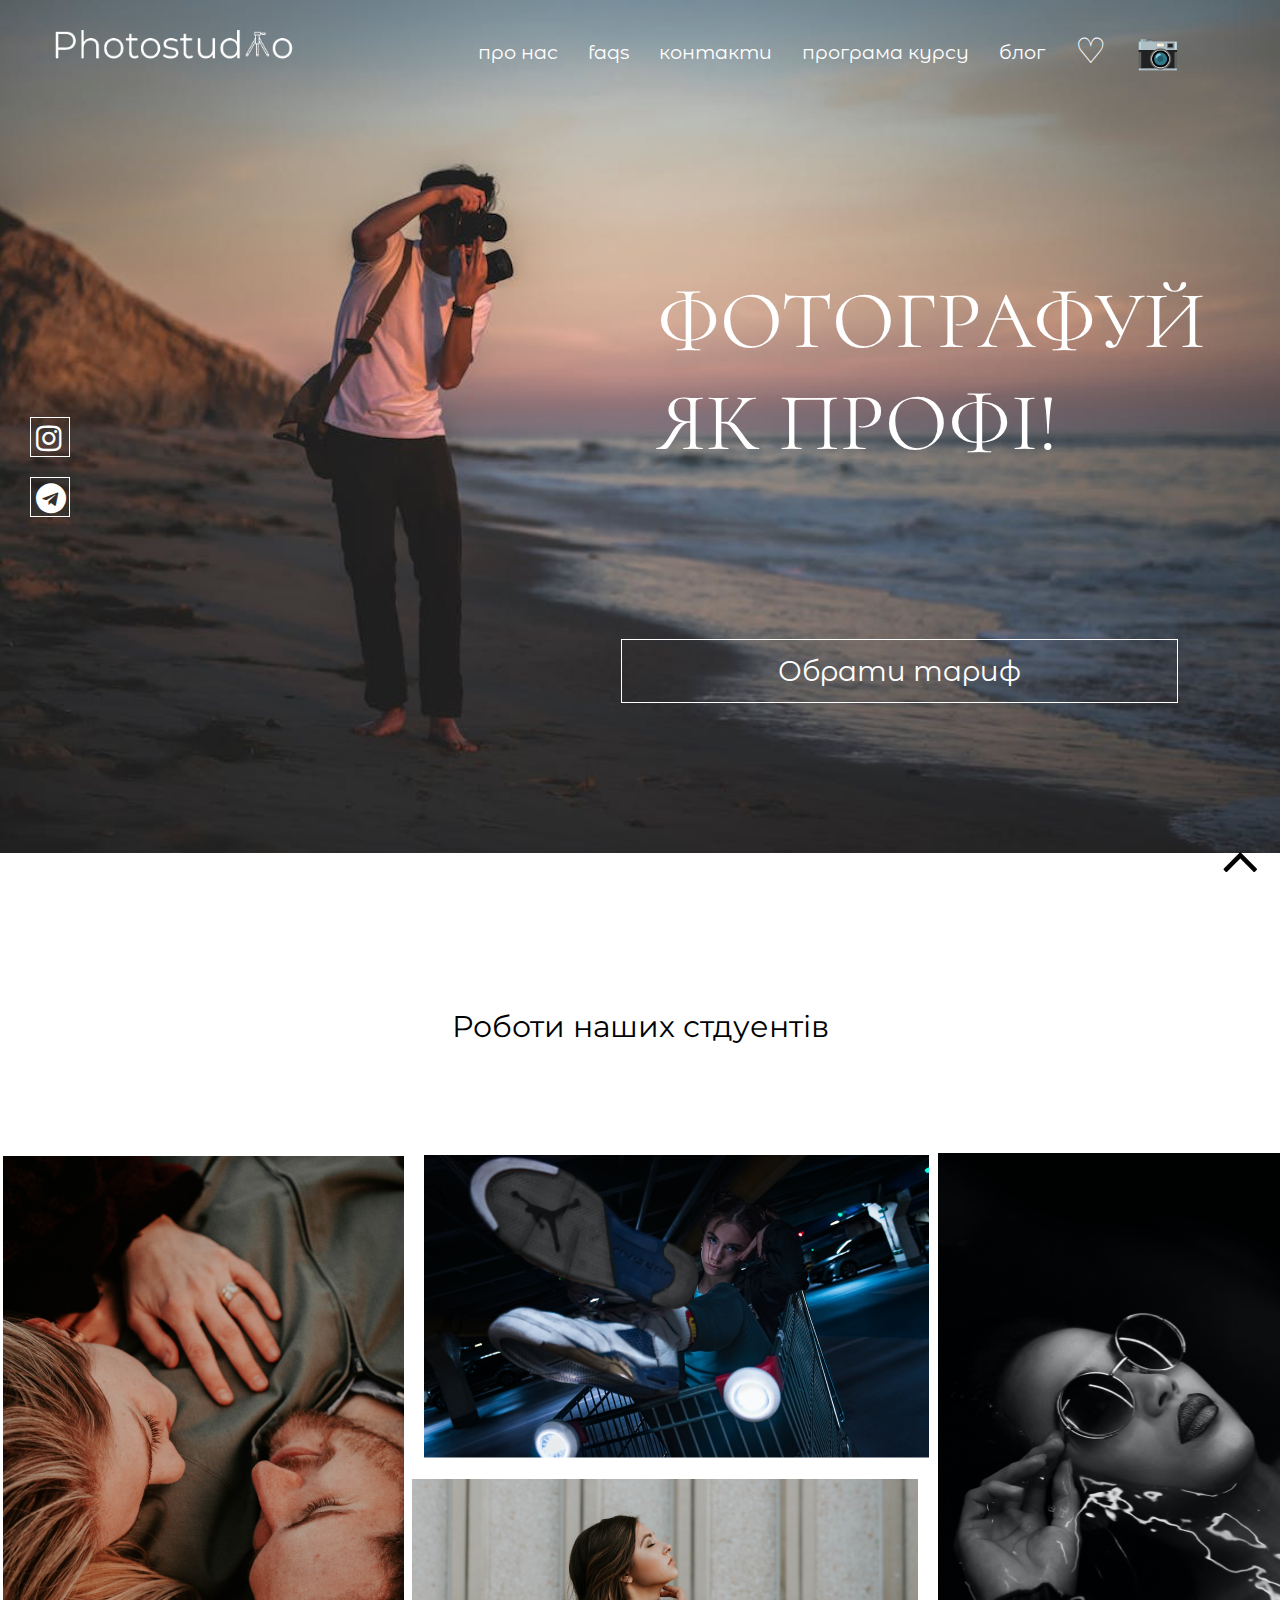
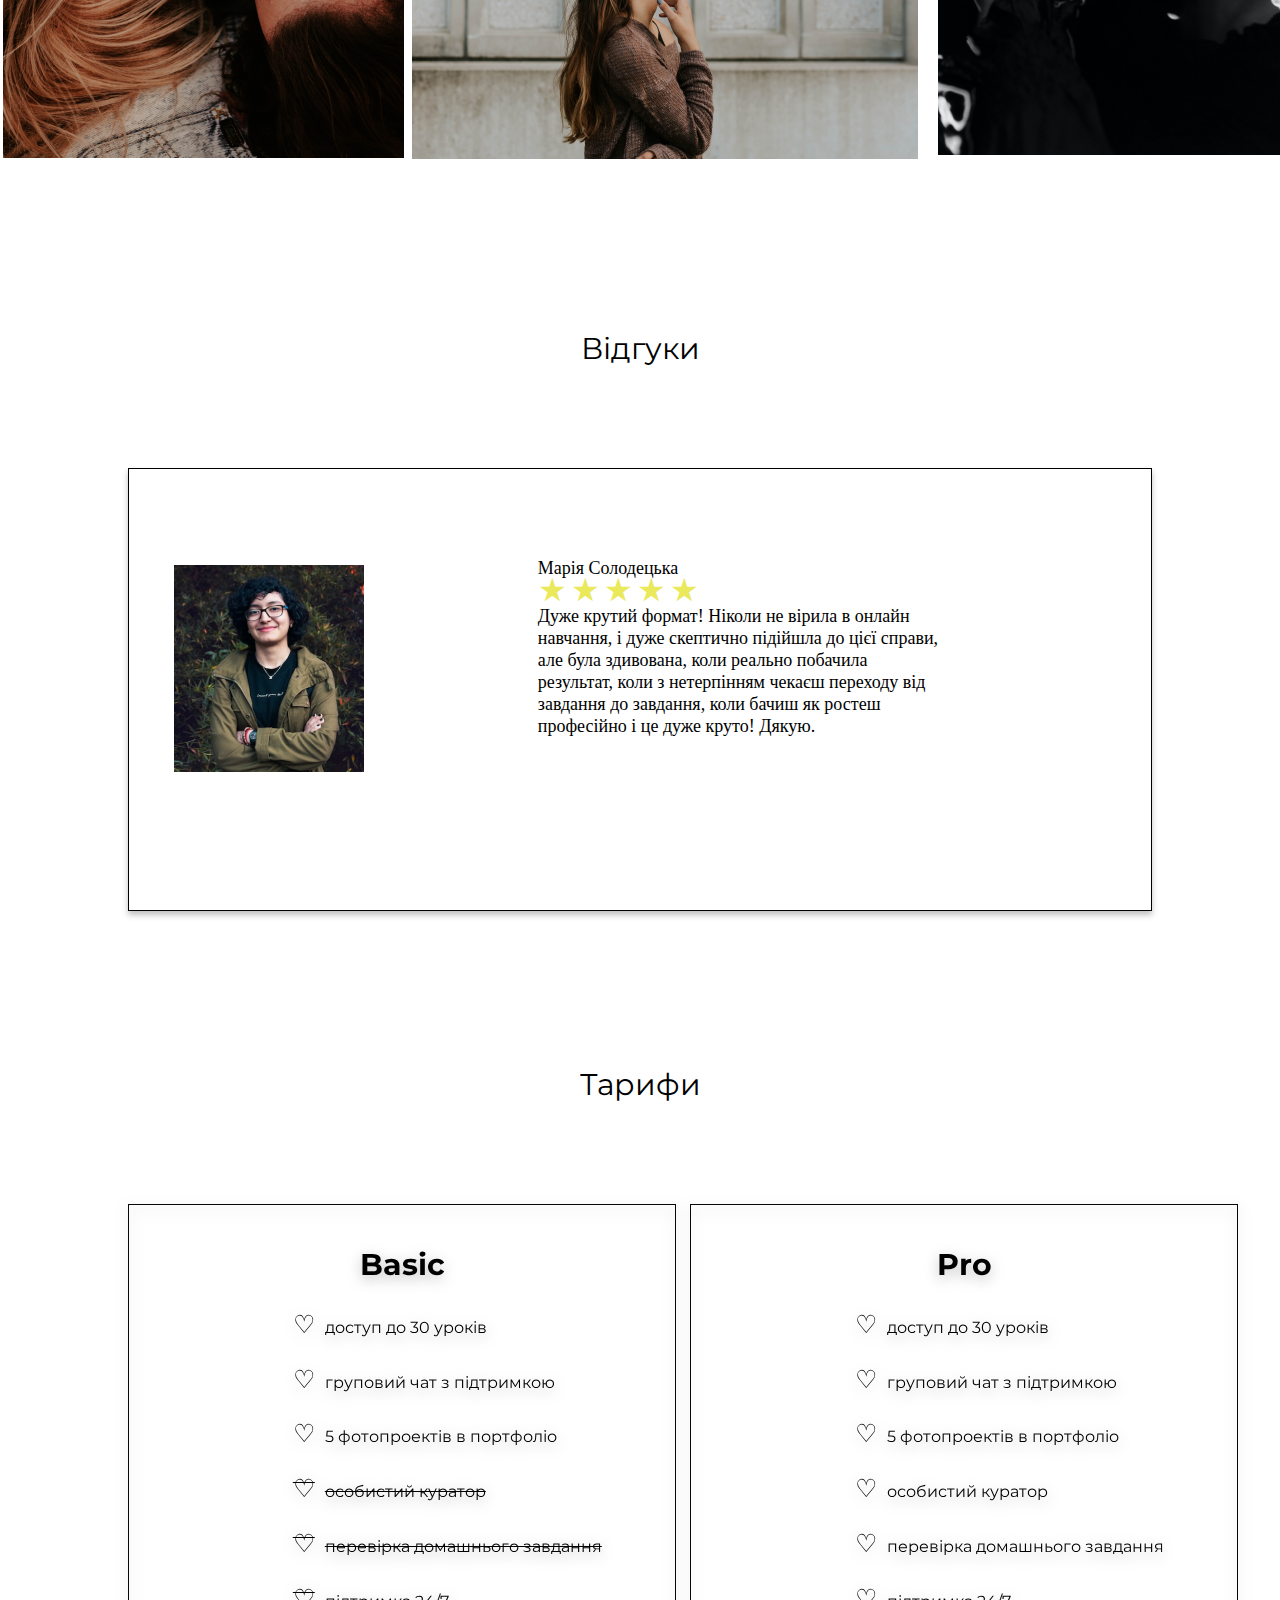
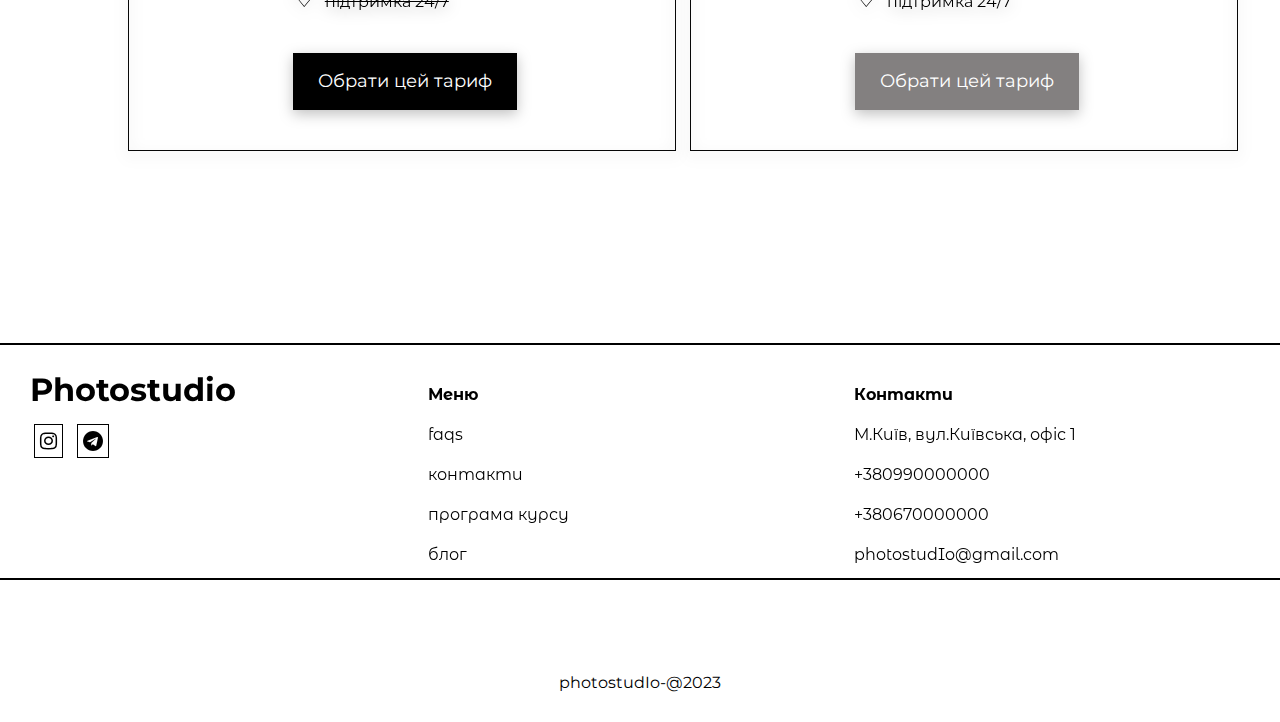
<file: index.html>
<!DOCTYPE html>
<html lang="en">

<head>
  <meta charset="UTF-8">
  <meta http-equiv="X-UA-Compatible" content="IE=edge">
  <meta name="viewport" content="width=device-width, initial-scale=1.0">
  <title>Photo_Web</title>
  <link rel="stylesheet" href="./main_styles.css">
  <link rel="icon" type="image/x-icon" href="./picture/favicon.ico">
  <link rel="stylesheet" href="https://cdnjs.cloudflare.com/ajax/libs/font-awesome/4.7.0/css/font-awesome.min.css">
  <script src="./script.js"></script> 
  
<style>
@import url('https://fonts.googleapis.com/css2?family=Cormorant&family=Montserrat&family=Montserrat+Alternates&display=swap');
  </style>
</head>

<body>
  <div id="photo_man">
    <img src="./picture/back.jpeg" alt="Man taking a picture">
  </div>
  <header id="index_head">
    <h1 id="logo">
      <img src="./picture/logo.png" alt="" >
    </h1>
    <nav>
      <ul>
        <li><a href="./about_page.html">про нас</a></li>
        <li><a href="./faq_page.html">faqs</a></li>
        <li><a href="./contacts_page.html">контакти</a></li>
        <li><a href="./prog_page.html">програма курсу</a></li>
        <li><a href="./blog_page.html">блог</a></li>
        <li><a id="heart" href="#">&#x2661;</a></li>
        <li><a  class="camera-icon"  id="heart" href="./login_page.html"  >&#x1F4F7;</a></li>
      </ul>
    </nav>
  </header>
  <div class="social-icons">
    <a href="https://www.instagram.com/ntu.khpi/"><i class="fa fa-instagram"></i></a>
    <a href="https://t.me/s/NTU_KhPI_press"><i class="fa fa-telegram"></i></a>
  </div>
  <div id="big_text">Фотографуй як профі!</div>
  <button id="tariff_button" onclick="scrollToElement('tariffs')">Обрати тариф</button>

<div id="student_work">
  <p id="student_work_text">Роботи наших стдуентів</p>
  <div id="student_photos_work">
  <img src="./picture/preview_1.png" alt="Student_works_1">
  <img src="./picture/preview_2.png" alt="Student_works_2">
  <img src="./picture/preview_3.png" alt="Student_works_3">
  <img src="./picture/preview_4.png" alt="Student_works_4">
  </div>
</div>

<div id="review_work">
  <p id="review_work_text">Відгуки</p>
  <div id="review_work_block">
<img src="./picture/reviws_photo_1.png" alt="">
<p>Марія Солодецька</p>
<span style="font-size:200%;color:rgb(233, 233, 91);">&starf;</span>
<span style="font-size:200%;color:rgb(233, 233, 91);">&starf;</span>
<span style="font-size:200%;color:rgb(233, 233, 91);">&starf;</span>
<span style="font-size:200%;color:rgb(233, 233, 91);">&starf;</span>
<span style="font-size:200%;color:rgb(233, 233, 91);">&starf;</span>
<p>Дуже крутий формат! Ніколи не вірила в онлайн навчання, і дуже скептично підійшла до цієї справи, але була здивована, коли реально побачила результат, коли з нетерпінням чекаєш переходу від завдання до завдання, коли бачиш як ростеш професійно і це дуже круто! Дякую.</p>
  </div>
</div>

<div id="tariffs">
  <p id="tariff_text">Тарифи</p>
  <div id="b_tariff">
    <p class="tariff_name">Basic</p>
    <p class="benefits">доступ до 30 уроків</p>
    <p class="benefits">груповий чат з підтримкою</p>
    <p class="benefits">5 фотопроектів в портфоліо</p>
    <p class="benefits" id="line_1">особистий куратор</p>
    <p class="benefits" id="line_2">перевірка домашнього завдання</p>
    <p class="benefits" id="line_3">підтримка 24/7</p>
    <button class="button_tariff" style=" background-color: black;">Обрати цей тариф</button>
  </div>
  <div id="p_tariff">
    <p class="tariff_name">Pro</p>
    <p class="benefits">доступ до 30 уроків</p>
    <p class="benefits">груповий чат з підтримкою</p>
    <p class="benefits">5 фотопроектів в портфоліо</p>
    <p class="benefits">особистий куратор</p>
    <p class="benefits">перевірка домашнього завдання</p>
    <p class="benefits">підтримка 24/7</p>
    <button class="button_tariff" style=" background-color:#838080;">Обрати цей тариф</button>
  </div>
</div>

<div id="test_mf"></div>
  <button onclick="scrollToTop()" id="scroll-to-top" title="Наверх">
    <i class="fa fa-angle-up"></i>
  </button>
  <footer>
    <div class="footer-column">
    <h1 id="logo_bottom"><a href="./index.html">Photostudio</a></h1>
    <a href="https://www.instagram.com/ntu.khpi/"class="instagram-icon"><i class="fa fa-instagram"></i></a>
    <a href="https://t.me/s/NTU_KhPI_press"class="telegram-icon"><i class="fa fa-telegram"></i></a>
    </div>
    <div class="footer-column">
      <ul id="bottom_nav">
        <li><a href="./index.html" id="first_list">Меню</a></li>
        <li><a href="./faq_page.html">faqs</a></li>
        <li><a href="./contacts_page.html">контакти</a></li>
        <li><a href="./prog_page.html">програма курсу</a></li>
        <li><a href="./blog_page.html">блог</a></li>
      </ul>
    </div>
    <div class="footer-column">
      <ul id="bottom_nav_2">
        <li id="first_list">Контакти</li>
        <li>М.Київ, вул.Київська, офіс 1</li>
        <li>+380990000000</li>
        <li>+380670000000</li>
        <li>photostudIo@gmail.com</li>
      </ul>
    </div>
    <div id="after_text">
      <p>photostudIo-@2023</p>
    </div>
  </footer>


</body>
</html>
</file>
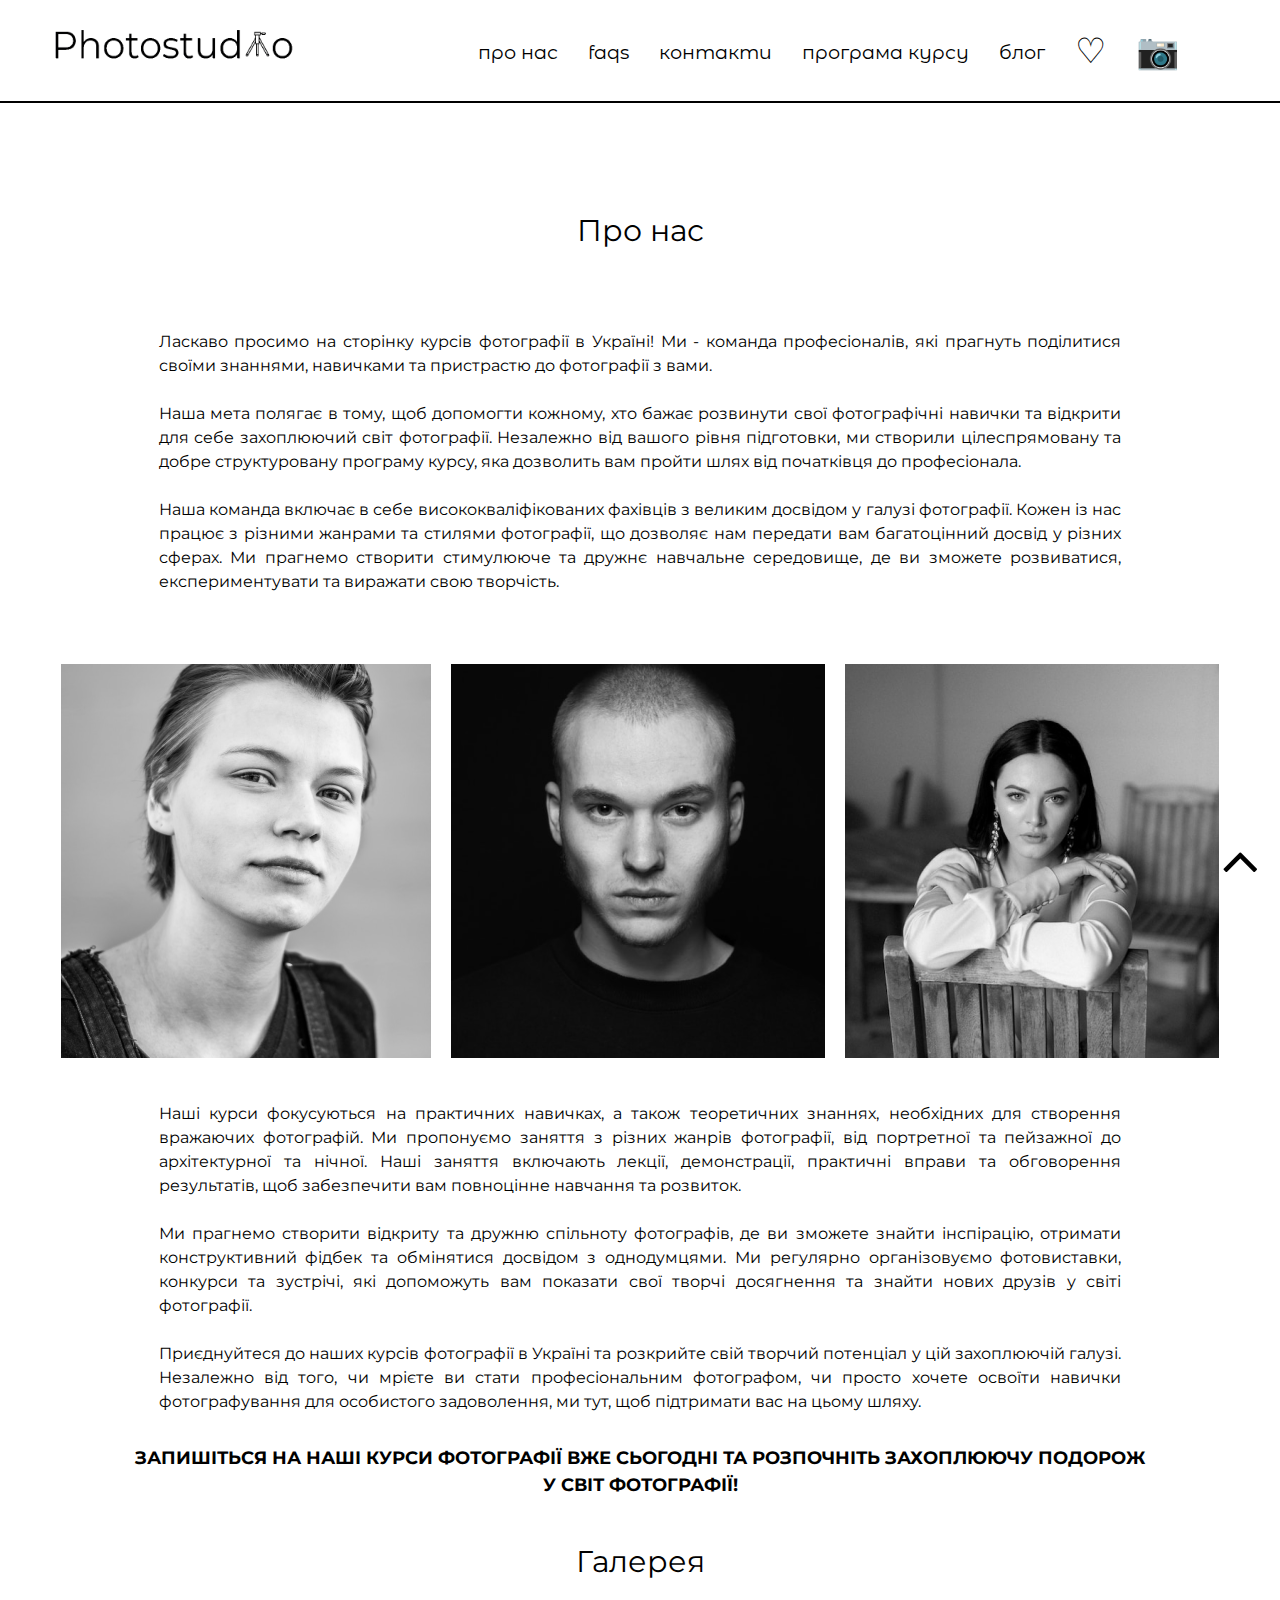
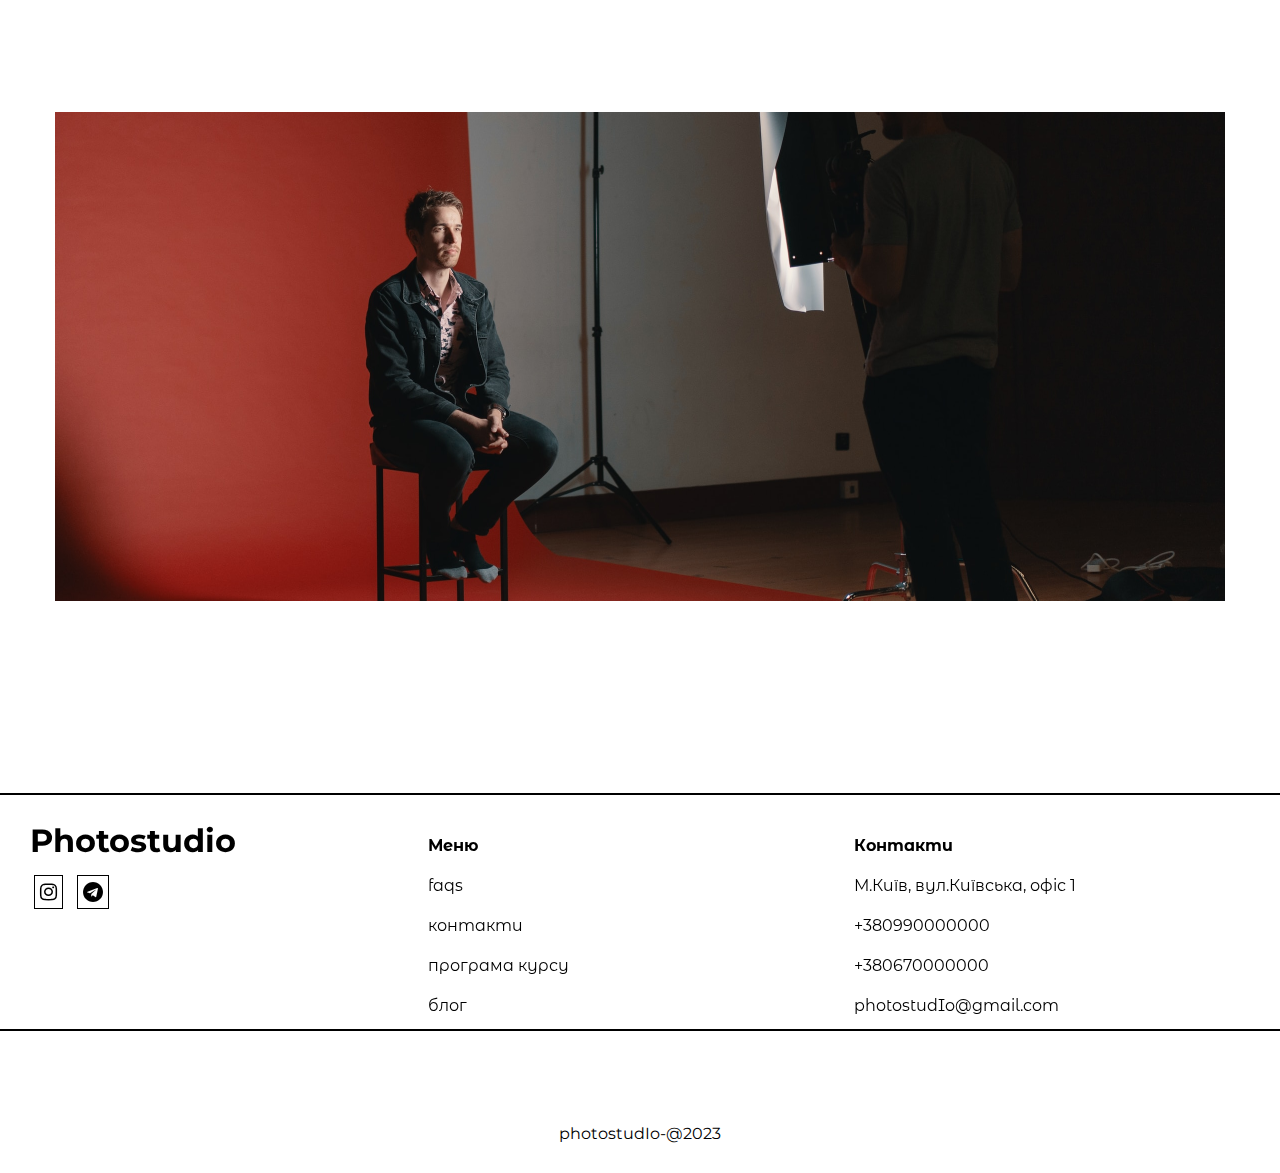
<file: about_page.html>
<!DOCTYPE html>
<html lang="en">
<head>
  <meta charset="UTF-8">
  <meta http-equiv="X-UA-Compatible" content="IE=edge">
  <meta name="viewport" content="width=device-width, initial-scale=1.0">
  <title>Photo_Web</title>
  <link rel="stylesheet" href="./main_styles.css">
  <link rel="icon" type="image/x-icon" href="./picture/favicon.ico">
  <link rel="stylesheet" href="https://cdnjs.cloudflare.com/ajax/libs/font-awesome/4.7.0/css/font-awesome.min.css">
  <script src="/script.js"></script>
  <style>
@import url('https://fonts.googleapis.com/css2?family=Cormorant&family=Montserrat&family=Montserrat+Alternates&display=swap');
    </style>
</head>
<body>
  <header class="second_page">
   <h1 id="logo"><a href="./index.html">
    <img src="./picture/logo_black.png" alt="" >
   </a></h1>
   <nav id="navbar">
    <ul>
      <li><a href="./about_page.html">про нас</a></li>
      <li><a href="./faq_page.html">faqs</a></li>
      <li><a href="./contacts_page.html">контакти</a></li>
      <li><a href="./prog_page.html">програма курсу</a></li>
      <li><a href="./blog_page.html">блог</a></li>
      <li><a id="heart" href="#">&#x2661;</a></li>
      <li><a  class="camera-icon"  id="heart" href="./login_page.html"  >&#x1F4F7;</a></li>
    </ul>
  </nav>
  </header>
  <div id="about_info">
    <p id="about_text">Про нас</p>
    <p id="main_text">Ласкаво просимо на сторінку курсів фотографії 
      в Україні! Ми - команда професіоналів, які прагнуть поділитися своїми 
      знаннями, навичками та пристрастю до фотографії з вами. <br><br>
      Наша мета полягає в тому, щоб допомогти кожному, хто бажає розвинути 
      свої фотографічні навички та відкрити для себе захоплюючий світ фотографії. 
      Незалежно від вашого рівня підготовки, ми створили цілеспрямовану та добре 
      структуровану програму курсу, яка дозволить вам пройти шлях від початківця до професіонала. <br><br>
      Наша команда включає в себе висококваліфікованих фахівців з великим
       досвідом у галузі фотографії. Кожен із нас працює з різними жанрами та стилями 
       фотографії, що дозволяє нам передати вам багатоцінний досвід у різних сферах. 
       Ми прагнемо створити стимулююче та дружнє навчальне середовище, де ви зможете 
       розвиватися, експериментувати та виражати свою творчість.</p>
  </div>
<div id="our_photos">
  <div class="image-text">
  <img src="./picture/nata.png" id="img_text_1" alt="Наталя Ковальчук">
  <p>Наталя Ковальчук</p><br>
  <p> Наталя спеціалізується на портретній фотографії та ретушуванні, її роботи часто відзначаються за їхню естетику та високу якість. Як викладач, Наталя надає студентам цінні вказівки щодо композиції, освітлення та позування, а також ділиться своїми секретами ретушування, щоб допомогти студентам створити захоплюючі портрети.</p>
  </div>
  <div class="image-text">
  <img src="./picture/alex.png" id="img_text_2"alt="Олександр Васильєнко">
  <p>Олександр Васильєнко</p><br>
  <p>Олександр має глибокі знання про вибір місць для зйомки, використання фільтрів та обробку пейзажних знімків. Як викладач, він допомагає студентам освоїти техніки пейзажної фотографії, навчає їх знаходити найкращі кадри та використовувати освітлення для створення вражаючих пейзажних знімків. .</p>
  </div>
  <div class="image-text">
  <img src="./picture/oksana.png" id="img_text_3"alt="Оксана Іваненко">
  <p>Оксана Іваненко</p><br>
  <p>Оксана заслужено відома своїми здатностями вловлювати неповторні моменти та передавати емоції через свої знімки. Як викладачка, Оксана стимулює творчість студентів, навчає їх технікам фотожурналістики та репортажної фотографії. Вона ділиться своїм досвідом з планування зйомок, вибору кадру та .</p>
  </div>
</div>
<div id="about_info_2">
  <p id="main_text_2">Наші курси фокусуються на практичних навичках, а також теоретичних знаннях, необхідних для створення вражаючих фотографій. Ми пропонуємо заняття з різних жанрів фотографії, від портретної та пейзажної до архітектурної та нічної. Наші заняття включають лекції, демонстрації, практичні вправи та обговорення результатів, щоб забезпечити вам повноцінне навчання та розвиток. <br><br>
    Ми прагнемо створити відкриту та дружню спільноту фотографів, де ви зможете знайти інспірацію, отримати конструктивний фідбек та обмінятися досвідом з однодумцями. Ми регулярно організовуємо фотовиставки, конкурси та зустрічі, які допоможуть вам показати свої творчі досягнення та знайти нових друзів у світі фотографії. <br><br>
    
    Приєднуйтеся до наших курсів фотографії в Україні та розкрийте свій творчий потенціал у цій захоплюючій галузі. Незалежно від того, чи мрієте ви стати професіональним фотографом, чи просто хочете освоїти навички фотографування для особистого задоволення, ми тут, щоб підтримати вас на цьому шляху.
    </p>
    <p id="about_text_bold">
      Запишіться на наші курси фотографії   вже сьогодні та розпочніть захоплюючу подорож у світ фотографії!
    </p>
</div>
<div id="gallery_text">
  <p>Галерея</p>
</div>
  <div id="gallery">
  <img src="./picture/gallery_1.png" alt="Галерея">
 <button onclick="scrollToTop()" id="scroll-to-top" title="Наверх">
  <i class="fa fa-angle-up"></i>
</button>

  
  </div>

<footer>
  <div class="footer-column">
  <h1 id="logo_bottom"><a href="./index.html">Photostudio</a></h1>
  <a href="https://www.instagram.com/ntu.khpi/"class="instagram-icon"><i class="fa fa-instagram"></i></a>
  <a href="https://t.me/s/NTU_KhPI_press"class="telegram-icon"><i class="fa fa-telegram"></i></a>
  </div>
  <div class="footer-column">
    <ul id="bottom_nav">
      <li><a href="./index.html" id="first_list">Меню</a></li>
      <li><a href="./faq_page.html">faqs</a></li>
      <li><a href="./contacts_page.html">контакти</a></li>
      <li><a href="./prog_page.html">програма курсу</a></li>
      <li><a href="./blog_page.html">блог</a></li>
    </ul>
  </div>
  <div class="footer-column">
    <ul id="bottom_nav_2">
      <li id="first_list">Контакти</li>
      <li>М.Київ, вул.Київська, офіс 1</li>
      <li>+380990000000</li>
      <li>+380670000000</li>
      <li>photostudIo@gmail.com</li>
    </ul>
  </div>
  <div id="after_text">
    <p>photostudIo-@2023</p>
  </div>
</footer>
</body>
</html>
</file>
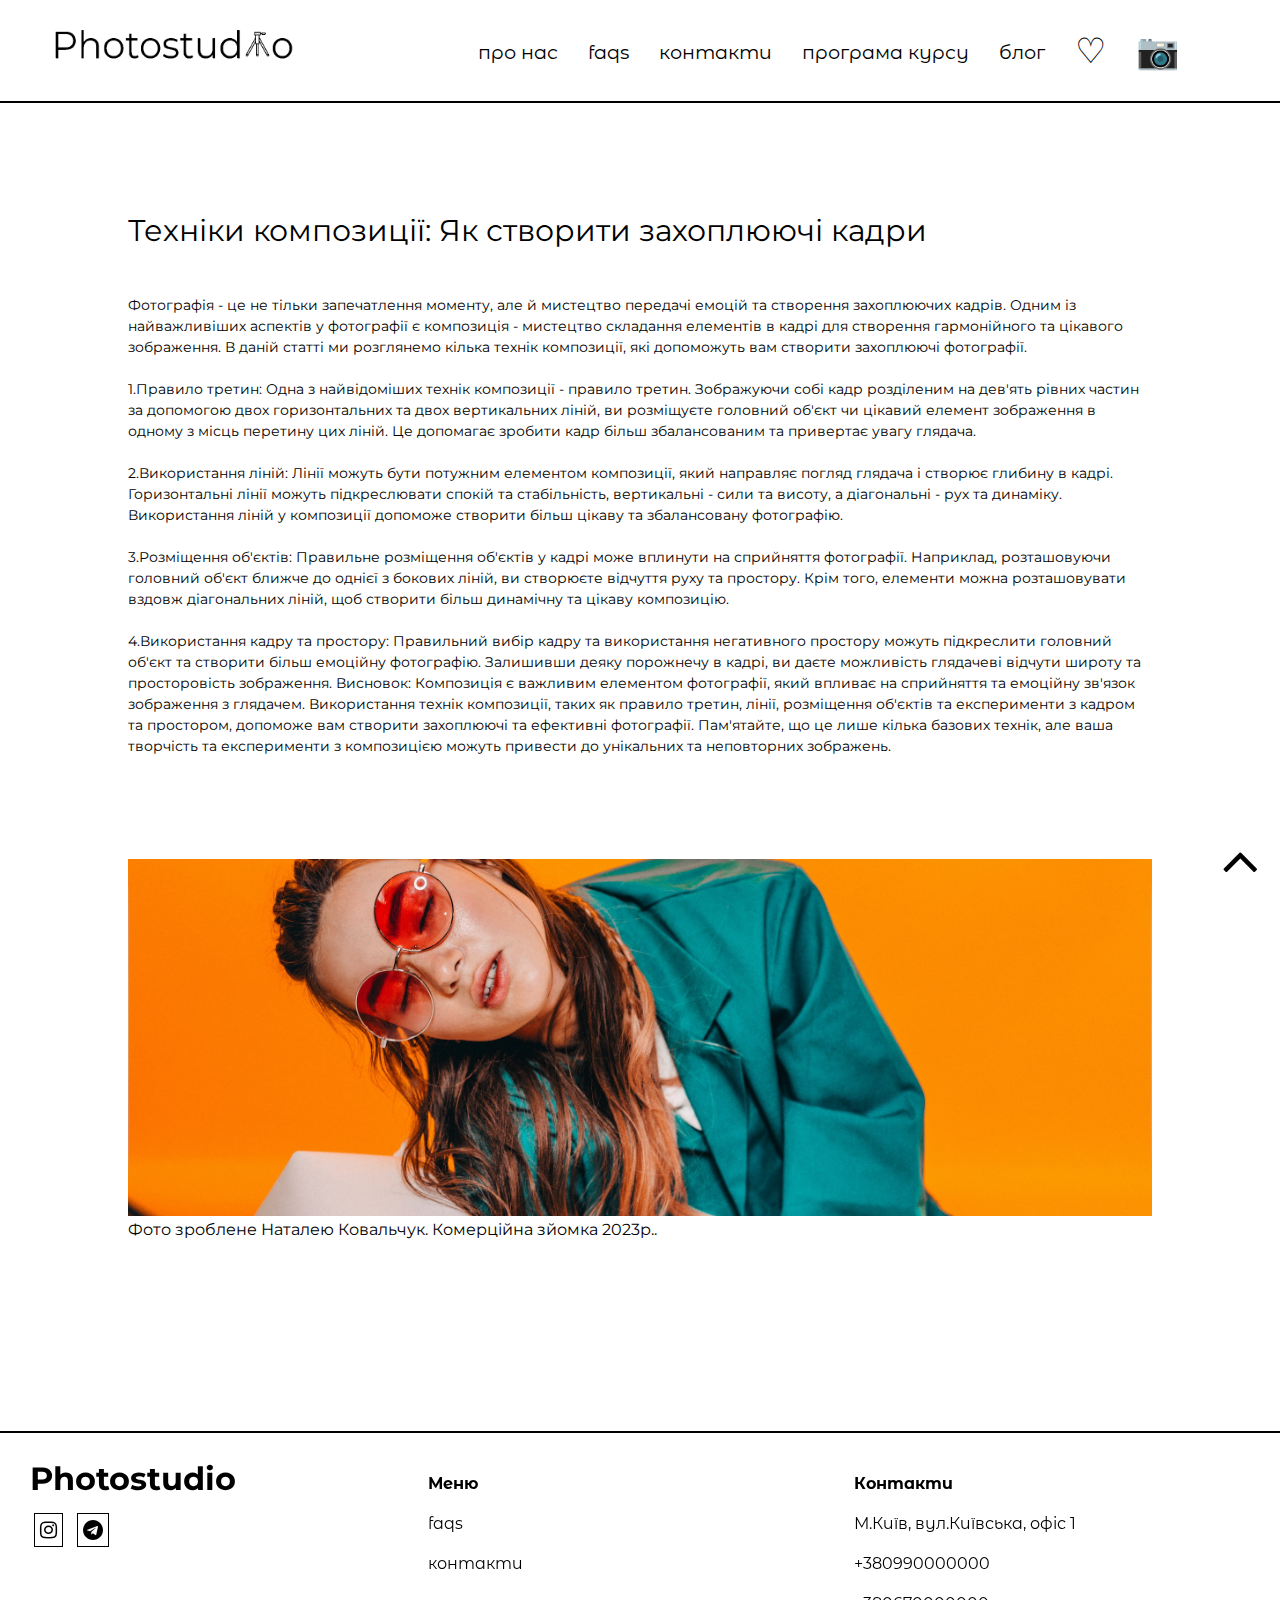
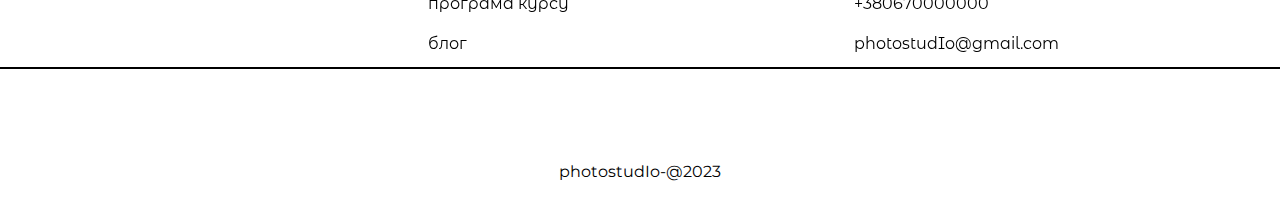
<file: blog_opened.html>
<!DOCTYPE html>
<html lang="en">
<head>
  <meta charset="UTF-8">
  <meta http-equiv="X-UA-Compatible" content="IE=edge">
  <meta name="viewport" content="width=device-width, initial-scale=1.0">
  <title>Photo_Web</title>
  <link rel="stylesheet" href="./main_styles.css">
  <link rel="icon" type="image/x-icon" href="./picture/favicon.ico">
  <link rel="stylesheet" href="https://cdnjs.cloudflare.com/ajax/libs/font-awesome/4.7.0/css/font-awesome.min.css">
  <script src="/script.js"></script>
  <style>
@import url('https://fonts.googleapis.com/css2?family=Cormorant&family=Montserrat&family=Montserrat+Alternates&display=swap');
    </style>
</head>
<body>
  <header class="second_page">
    <h1 id="logo"><a href="./index.html">
      <img src="./picture/logo_black.png" alt="" >
     </a></h1>
   <nav id="navbar">
    <ul>
      <li><a href="./about_page.html">про нас</a></li>
      <li><a href="./faq_page.html">faqs</a></li>
      <li><a href="./contacts_page.html">контакти</a></li>
      <li><a href="./prog_page.html">програма курсу</a></li>
      <li><a href="./blog_page.html">блог</a></li>
      <li><a id="heart" href="#">&#x2661;</a></li>
      <li><a  class="camera-icon"  id="heart" href="./login_page.html"  >&#x1F4F7;</a></li>
    </ul>
  </nav>
  </header>
</div>
<div id="blog_info_2">
    <p id="blog_text_2">Техніки композиції: Як створити захоплюючі кадри</p>
    <p id="blog_info_text">Фотографія - це не тільки запечатлення моменту, але й мистецтво передачі емоцій та створення захоплюючих кадрів. Одним із найважливіших аспектів у фотографії є композиція - мистецтво складання елементів в кадрі для створення гармонійного та цікавого зображення. В даній статті ми розглянемо кілька технік композиції, які допоможуть вам створити захоплюючі фотографії. <br><br>

     1.Правило третин: Одна з найвідоміших технік композиції - правило третин. Зображуючи собі кадр розділеним на дев'ять рівних частин за допомогою двох горизонтальних та двох вертикальних ліній, ви розміщуєте головний об'єкт чи цікавий елемент зображення в одному з місць перетину цих ліній. Це допомагає зробити кадр більш збалансованим та привертає увагу глядача. <br><br>
      
      2.Використання ліній: Лінії можуть бути потужним елементом композиції, який направляє погляд глядача і створює глибину в кадрі. Горизонтальні лінії можуть підкреслювати спокій та стабільність, вертикальні - сили та висоту, а діагональні - рух та динаміку. Використання ліній у композиції допоможе створити більш цікаву та збалансовану фотографію. <br><br>
      
      3.Розміщення об'єктів: Правильне розміщення об'єктів у кадрі може вплинути на сприйняття фотографії. Наприклад, розташовуючи головний об'єкт ближче до однієї з бокових ліній, ви створюєте відчуття руху та простору. Крім того, елементи можна розташовувати вздовж діагональних ліній, щоб створити більш динамічну та цікаву композицію. <br><br>
      
      4.Використання кадру та простору: Правильний вибір кадру та використання негативного простору можуть підкреслити головний об'єкт та створити більш емоційну фотографію. Залишивши деяку порожнечу в кадрі, ви даєте можливість глядачеві відчути широту та просторовість зображення.
      Висновок: Композиція є важливим елементом фотографії, який впливає на сприйняття та емоційну зв'язок зображення з глядачем. Використання технік композиції, таких як правило третин, лінії, розміщення об'єктів та експерименти з кадром та простором, допоможе вам створити захоплюючі та ефективні фотографії. Пам'ятайте, що це лише кілька базових технік, але ваша творчість та експерименти з композицією можуть привести до унікальних та неповторних зображень.</p>
      <img id="girl_photo" src="./picture/Rectangle 36.png" alt="photo_Girl">
   <p id="girl_photo_info">Фото зроблене  Наталею Ковальчук.  Комерційна зйомка 2023р..</p>
    </div>
<div id="test_mf"></div>
  <button onclick="scrollToTop()" id="scroll-to-top" title="Наверх">
    <i class="fa fa-angle-up"></i>
  </button>
  <footer>
    <div class="footer-column">
    <h1 id="logo_bottom"><a href="./index.html">Photostudio</a></h1>
    <a href="https://www.instagram.com/ntu.khpi/"class="instagram-icon"><i class="fa fa-instagram"></i></a>
    <a href="https://t.me/s/NTU_KhPI_press"class="telegram-icon"><i class="fa fa-telegram"></i></a>
    </div>
    <div class="footer-column">
      <ul id="bottom_nav">
        <li><a href="./index.html" id="first_list">Меню</a></li>
        <li><a href="./faq_page.html">faqs</a></li>
        <li><a href="./contacts_page.html">контакти</a></li>
        <li><a href="./prog_page.html">програма курсу</a></li>
        <li><a href="./blog_page.html">блог</a></li>
      </ul>
    </div>
    <div class="footer-column">
      <ul id="bottom_nav_2">
        <li id="first_list">Контакти</li>
        <li>М.Київ, вул.Київська, офіс 1</li>
        <li>+380990000000</li>
        <li>+380670000000</li>
        <li>photostudIo@gmail.com</li>
      </ul>
    </div>
    <div id="after_text">
      <p>photostudIo-@2023</p>
    </div>
  </footer>
</body>
</html>
</file>
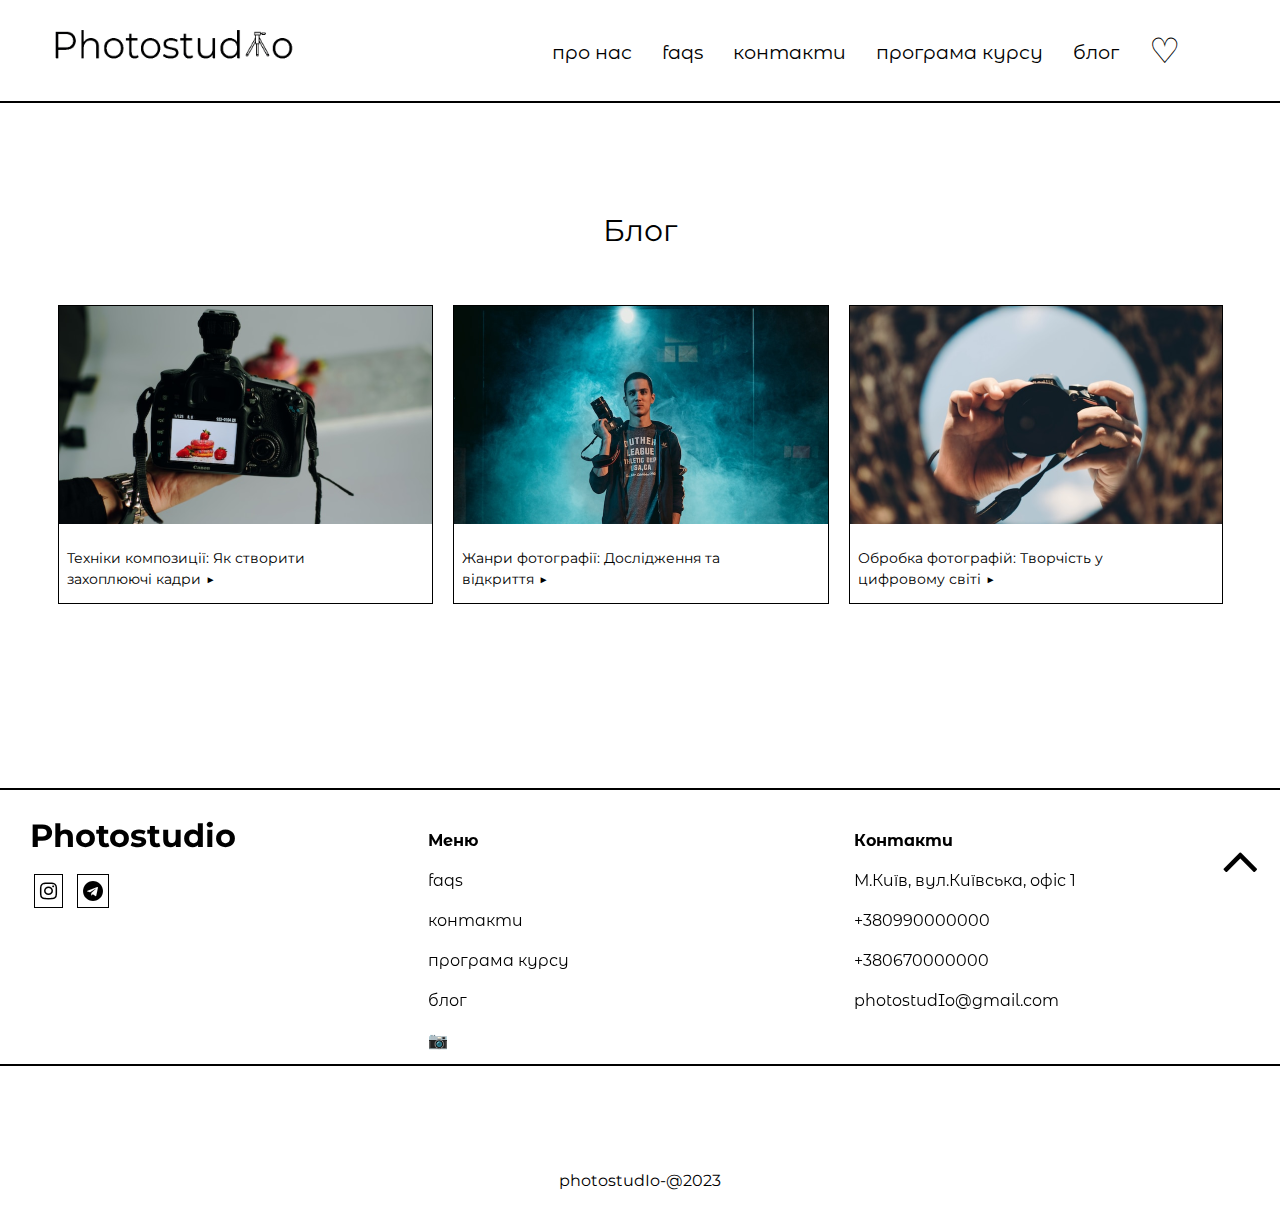
<file: blog_page.html>
<!DOCTYPE html>
<html lang="en">
<head>
  <meta charset="UTF-8">
  <meta http-equiv="X-UA-Compatible" content="IE=edge">
  <meta name="viewport" content="width=device-width, initial-scale=1.0">
  <title>Photo_Web</title>
  <link rel="stylesheet" href="./main_styles.css">
  <link rel="icon" type="image/x-icon" href="./picture/favicon.ico">
  <link rel="stylesheet" href="https://cdnjs.cloudflare.com/ajax/libs/font-awesome/4.7.0/css/font-awesome.min.css">
  <script src="/script.js"></script>
  <style>
@import url('https://fonts.googleapis.com/css2?family=Cormorant&family=Montserrat&family=Montserrat+Alternates&display=swap');
    </style>
</head>
<body>
  <header class="second_page">
    <h1 id="logo"><a href="./index.html">
      <img src="./picture/logo_black.png" alt="" >
     </a></h1>
   <nav id="navbar">
    <ul>
      <li><a href="./about_page.html">про нас</a></li>
      <li><a href="./faq_page.html">faqs</a></li>
      <li><a href="./contacts_page.html">контакти</a></li>
      <li><a href="./prog_page.html">програма курсу</a></li>
      <li><a href="./blog_page.html">блог</a></li>
      <li><a id="heart" href="#">&#x2661;</a></li>
    </ul>
  </nav>
  </header>
</div>
<div id="blog_info">
    <p id="blog_text">Блог</p>
  </div>
  <div id="blog_photos">
    <div id="blog_photo_1">
    <a href="./blog_opened.html"><img src="./picture/Rectangle 30.png" alt="Blog_Photo_1"></a>
    <p>Техніки композиції: Як створити захоплюючі кадри</p>
    </div>
    <div id="blog_photo_2">
        <img src="./picture/Rectangle 31.png" alt="Blog_Photo_2">
        <p>Жанри фотографії: Дослідження та відкриття</p>
    </div>
    <div id="blog_photo_3">
        <img src="./picture/Rectangle 32.png" alt="Blog_Photo_3">
        <p>Обробка фотографій: Творчість у цифровому світі</p>
    </div>
  </div>
  <button onclick="scrollToTop()" id="scroll-to-top" title="Наверх">
    <i class="fa fa-angle-up"></i>
  </button>
  <footer>
    <div class="footer-column">
    <h1 id="logo_bottom"><a href="./index.html">Photostudio</a></h1>
    <a href="https://www.instagram.com/ntu.khpi/"class="instagram-icon"><i class="fa fa-instagram"></i></a>
    <a href="https://t.me/s/NTU_KhPI_press"class="telegram-icon"><i class="fa fa-telegram"></i></a>
    </div>
    <div class="footer-column">
      <ul id="bottom_nav">
        <li><a href="./index.html" id="first_list">Меню</a></li>
        <li><a href="./faq_page.html">faqs</a></li>
        <li><a href="./contacts_page.html">контакти</a></li>
        <li><a href="./prog_page.html">програма курсу</a></li>
        <li><a href="./blog_page.html">блог</a></li>
        <li><a  class="camera-icon"  id="heart" href="./login_page.html"  >&#x1F4F7;</a></li>
      </ul>
    </div>
    <div class="footer-column">
      <ul id="bottom_nav_2">
        <li id="first_list">Контакти</li>
        <li>М.Київ, вул.Київська, офіс 1</li>
        <li>+380990000000</li>
        <li>+380670000000</li>
        <li>photostudIo@gmail.com</li>
      </ul>
    </div>
    <div id="after_text">
      <p>photostudIo-@2023</p>
    </div>
  </footer>
</body>
</html>
</file>
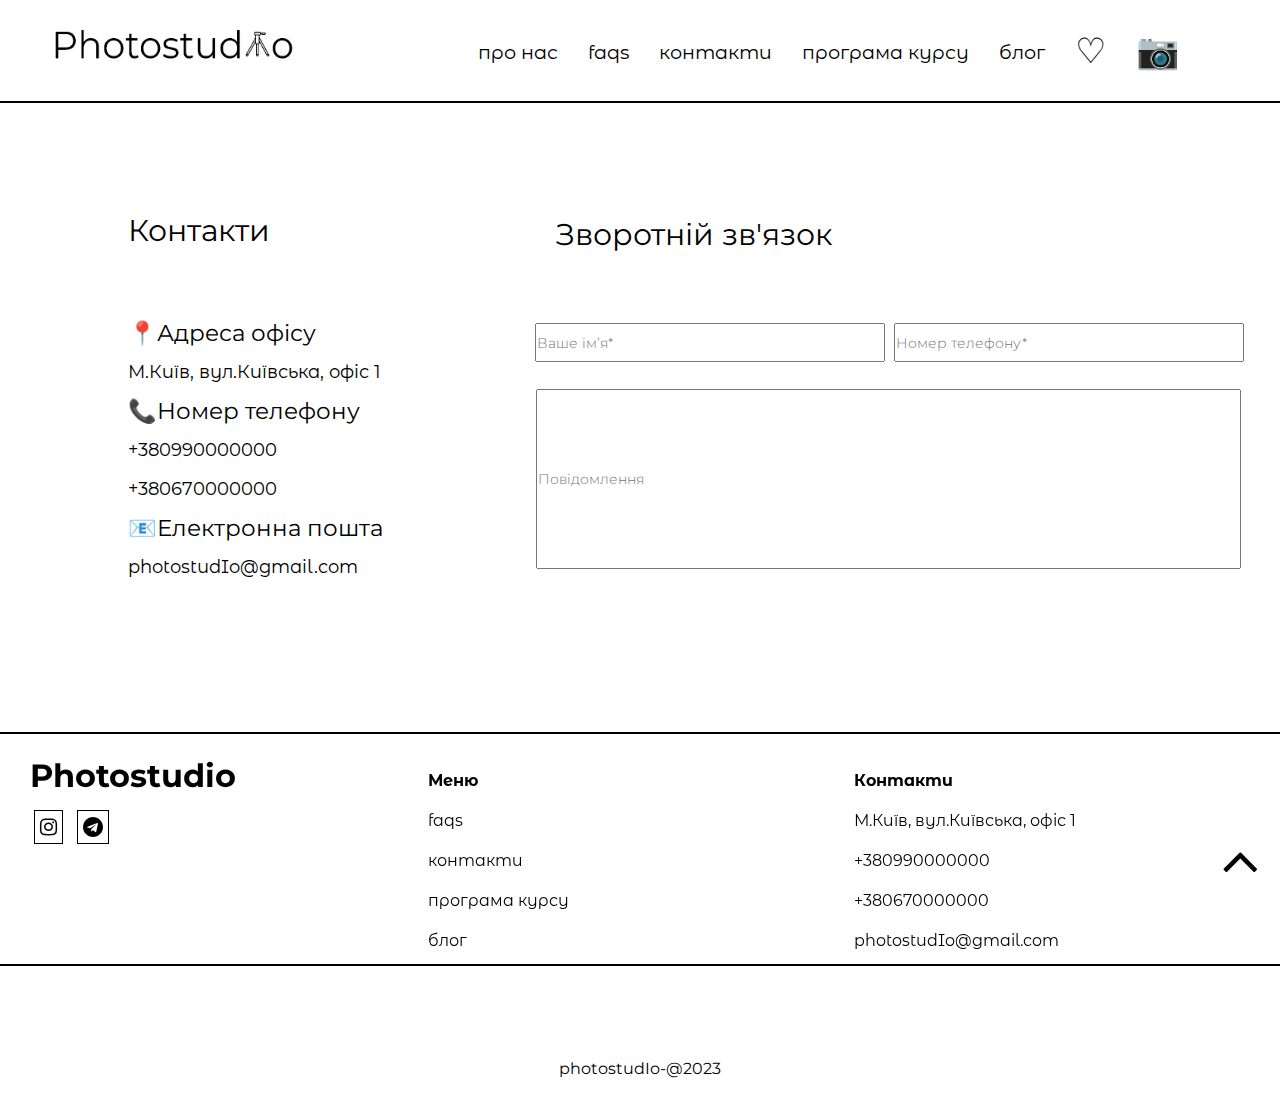
<file: contacts_page.html>
<!DOCTYPE html>
<html lang="en">
<head>
  <meta charset="UTF-8">
  <meta http-equiv="X-UA-Compatible" content="IE=edge">
  <meta name="viewport" content="width=device-width, initial-scale=1.0">
  <title>Photo_Web</title>
  <link rel="stylesheet" href="./main_styles.css">
  <link rel="icon" type="image/x-icon" href="./picture/favicon.ico">
  <link rel="stylesheet" href="https://cdnjs.cloudflare.com/ajax/libs/font-awesome/4.7.0/css/font-awesome.min.css">
  <script src="/script.js"></script>
  <style>
@import url('https://fonts.googleapis.com/css2?family=Cormorant&family=Montserrat&family=Montserrat+Alternates&display=swap');
    </style>
</head>
<body>
  <header class="second_page">
   <h1 id="logo"><a href="./index.html">
    <img src="./picture/logo_black.png" alt="" >
   </a></h1>
   <nav id="navbar">
    <ul>
      <li><a href="./about_page.html">про нас</a></li>
      <li><a href="./faq_page.html">faqs</a></li>
      <li><a href="./contacts_page.html">контакти</a></li>
      <li><a href="./prog_page.html">програма курсу</a></li>
      <li><a href="./blog_page.html">блог</a></li>
      <li><a id="heart" href="#">&#x2661;</a></li>
      <li><a  class="camera-icon"  id="heart" href="./login_page.html"  >&#x1F4F7;</a></li>
    </ul>
  </nav>
  </header>
  <div id="contact_main">
  <div id="contact_block">
    <p id="contact_info">Контакти</p>
    <ul class="menu">
        <li class="big_contact" id="geo_icon">Адреса офісу</li>
        <li><a href="https://www.google.com/maps/place/вулиця+Київська,+1,+Київ,+02000/@50.3786081,30.4030852,13z/data=!4m9!1m2!2m1!1z0LLRg9C70LjRhtGPINCa0LjRl9Cy0YHRjNC60LAsIDEsINCa0LjRl9CyLCAwMjAwMA!3m5!1s0x40d4c90fceb8106b:0xa2badba6ef620b0!8m2!3d50.3855864!4d30.4383509!15sCjHQstGD0LvQuNGG0Y8g0JrQuNGX0LLRgdGM0LrQsCwgMSwg0JrQuNGX0LIsIDAyMDAwkgEQZ2VvY29kZWRfYWRkcmVzc-ABAA?entry=ttu">М.Київ, вул.Київська, офіс 1</a></li>
        <li class="big_contact" id="phone_icon">Номер телефону</li>
        <li>+380990000000</li>
        <li>+380670000000</li>
        <li class="big_contact" id="mail_icon">Електронна пошта</li>
        <li>photostudIo@gmail.com</li>
    </ul>
  </div>
  <div id="contact_input">
    <p id="input_info">Зворотній зв'язок</p>
    <form>
      <input type="text" id="name_input" name="name" placeholder="Ваше ім’я*" required pattern="^[A-Za-zА-Яа-яЁё\s]{2,}">
        <input type="tel" id="phone_input" name="phone" placeholder="Номер телефону*" required  pattern="/^\+380\d{9}$/">
        <input type="text" id="message_input" name="message" placeholder="Повідомлення" required>
        <button type="submit">Відправити</button>
      </form>
  </div>
</div>
  <button onclick="scrollToTop()" id="scroll-to-top" title="Наверх">
    <i class="fa fa-angle-up"></i>
  </button>



  <footer>
    <div class="footer-column">
    <h1 id="logo_bottom"><a href="./index.html">Photostudio</a></h1>
    <a href="https://www.instagram.com/ntu.khpi/"class="instagram-icon"><i class="fa fa-instagram"></i></a>
    <a href="https://t.me/s/NTU_KhPI_press"class="telegram-icon"><i class="fa fa-telegram"></i></a>
    </div>
    <div class="footer-column">
      <ul id="bottom_nav">
        <li><a href="./index.html" id="first_list">Меню</a></li>
        <li><a href="./faq_page.html">faqs</a></li>
        <li><a href="./contacts_page.html">контакти</a></li>
        <li><a href="./prog_page.html">програма курсу</a></li>
        <li><a href="./blog_page.html">блог</a></li>
      </ul>
    </div>
    <div class="footer-column">
      <ul id="bottom_nav_2">
        <li id="first_list">Контакти</li>
        <li>М.Київ, вул.Київська, офіс 1</li>
        <li>+380990000000</li>
        <li>+380670000000</li>
        <li>photostudIo@gmail.com</li>
      </ul>
    </div>
    <div id="after_text">
      <p>photostudIo-@2023</p>
    </div>
  </footer>
</body>
</html>
</file>
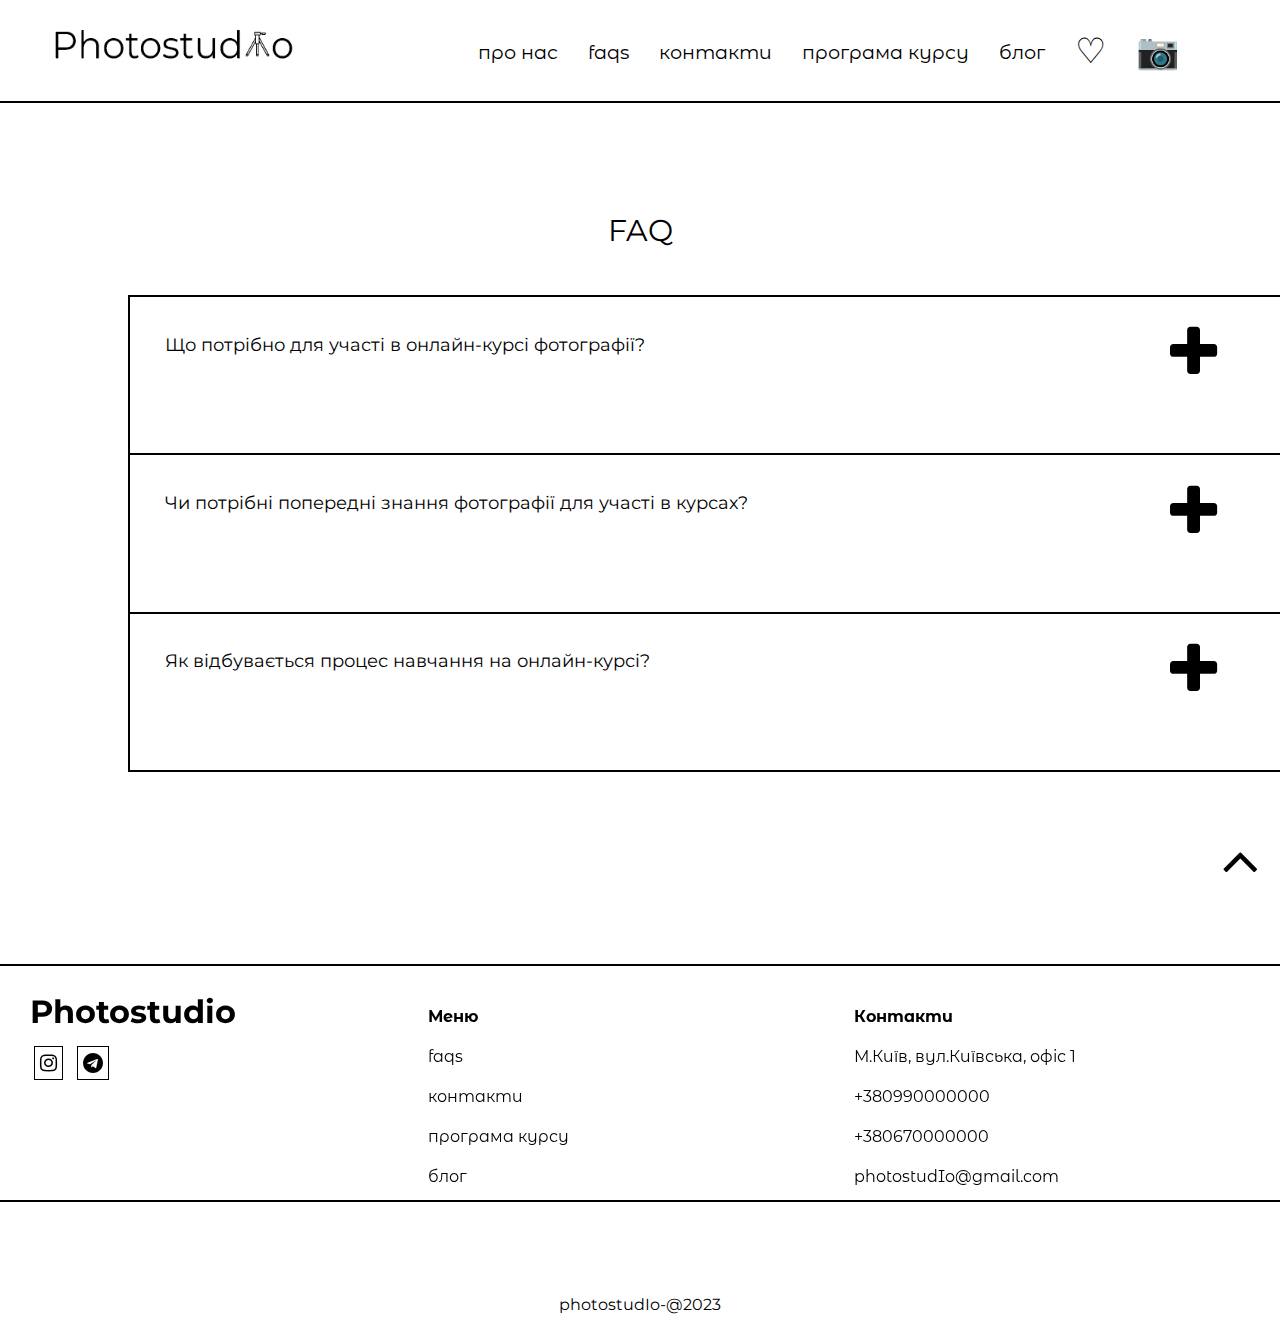
<file: faq_page.html>
<!DOCTYPE html>
<html lang="en">
<head>
  <meta charset="UTF-8">
  <meta http-equiv="X-UA-Compatible" content="IE=edge">
  <meta name="viewport" content="width=device-width, initial-scale=1.0">
  <title>Photo_Web</title>
  <link rel="stylesheet" href="./main_styles.css">
  <link rel="icon" type="image/x-icon" href="./picture/favicon.ico">
  <link rel="stylesheet" href="https://cdnjs.cloudflare.com/ajax/libs/font-awesome/4.7.0/css/font-awesome.min.css">
  <script src="/script.js"></script>
  <style>
@import url('https://fonts.googleapis.com/css2?family=Cormorant&family=Montserrat&family=Montserrat+Alternates&display=swap');
    </style>
</head>
<body>
  <header class="second_page">
   <h1 id="logo"><a href="./index.html">
    <img src="./picture/logo_black.png" alt="" >
   </a></h1>
   <nav id="navbar">
    <ul>
      <li><a href="./about_page.html">про нас</a></li>
      <li><a href="./faq_page.html">faqs</a></li>
      <li><a href="./contacts_page.html">контакти</a></li>
      <li><a href="./prog_page.html">програма курсу</a></li>
      <li><a href="./blog_page.html">блог</a></li>
      <li><a id="heart" href="#">&#x2661;</a></li>
      <li><a  class="camera-icon"  id="heart" href="./login_page.html"  >&#x1F4F7;</a></li>
    </ul>
  </nav>
  </header>
</div>

<div id="faq_main">
    <p id="faq_text">FAQ</p>
    <div id="faq_table">
      <div id="faq_table_1">
        <p>Що потрібно для участі в онлайн-курсі фотографії?</p>
        <i id="toggleIcon" class="fa fa-plus" onclick="toggleIcon('toggleIcon', 'faq_text1', 'faq_content1')"></i>
<div id="faq_content1" style="display: none;   margin-top: -5%;">
  <p>Для участі в онлайн-курсі фотографії вам знадобиться комп'ютер або мобільний пристрій з доступом до Інтернету. <br>
    Також може знадобитися програмне забезпечення для обробки фотографій, яке буде вказано в описі курсу.</p>
</div>
      </div>
      <div id="faq_table_2">
        <p>Чи потрібні попередні знання фотографії для участі в курсах?</p>
        <i id="toggleIcon2" class="fa fa-plus" onclick="toggleIcon('toggleIcon2', 'faq_text2', 'faq_content2')"></i>
<div id="faq_content2" style="display: none;margin-top: -5%;">
  <p>Ні, ніяких попередніх знань не потрібно !Ми навчимо вас з нуля до профі)</p>
</div>
      </div>
      <div id="faq_table_3">
        <p>Як відбувається процес навчання на онлайн-курсі?</p>
        <i id="toggleIcon3" class="fa fa-plus" onclick="toggleIcon('toggleIcon3', 'faq_text3', 'faq_content3')"></i>
<div id="faq_content3" style="display: none;margin-top: -5%;">
  <p>Миї надамо вам доступ до відеоуроків, практичних завдань та ресурсів для самостійного вивчення.
    Ви можете вчитися в зручний для вас час і темп, виконуючи завдання та отримуючи зворотний зв'язок від викладача або спільноти студентів через платформу курсу</p>
</div>
      </div>
    </div>
</div>
<div id="test_mf"></div>
  <button onclick="scrollToTop()" id="scroll-to-top" title="Наверх">
    <i class="fa fa-angle-up"></i>
  </button>
  <footer>
    <div class="footer-column">
    <h1 id="logo_bottom"><a href="./index.html">Photostudio</a></h1>
    <a href="https://www.instagram.com/ntu.khpi/"class="instagram-icon"><i class="fa fa-instagram"></i></a>
    <a href="https://t.me/s/NTU_KhPI_press"class="telegram-icon"><i class="fa fa-telegram"></i></a>
    </div>
    <div class="footer-column">
      <ul id="bottom_nav">
        <li><a href="./index.html" id="first_list">Меню</a></li>
        <li><a href="./faq_page.html">faqs</a></li>
        <li><a href="./contacts_page.html">контакти</a></li>
        <li><a href="./prog_page.html">програма курсу</a></li>
        <li><a href="./blog_page.html">блог</a></li>
      </ul>
    </div>
    <div class="footer-column">
      <ul id="bottom_nav_2">
        <li id="first_list">Контакти</li>
        <li>М.Київ, вул.Київська, офіс 1</li>
        <li>+380990000000</li>
        <li>+380670000000</li>
        <li>photostudIo@gmail.com</li>
      </ul>
    </div>
    <div id="after_text">
      <p>photostudIo-@2023</p>
    </div>
  </footer>
</body>
</html>
</file>
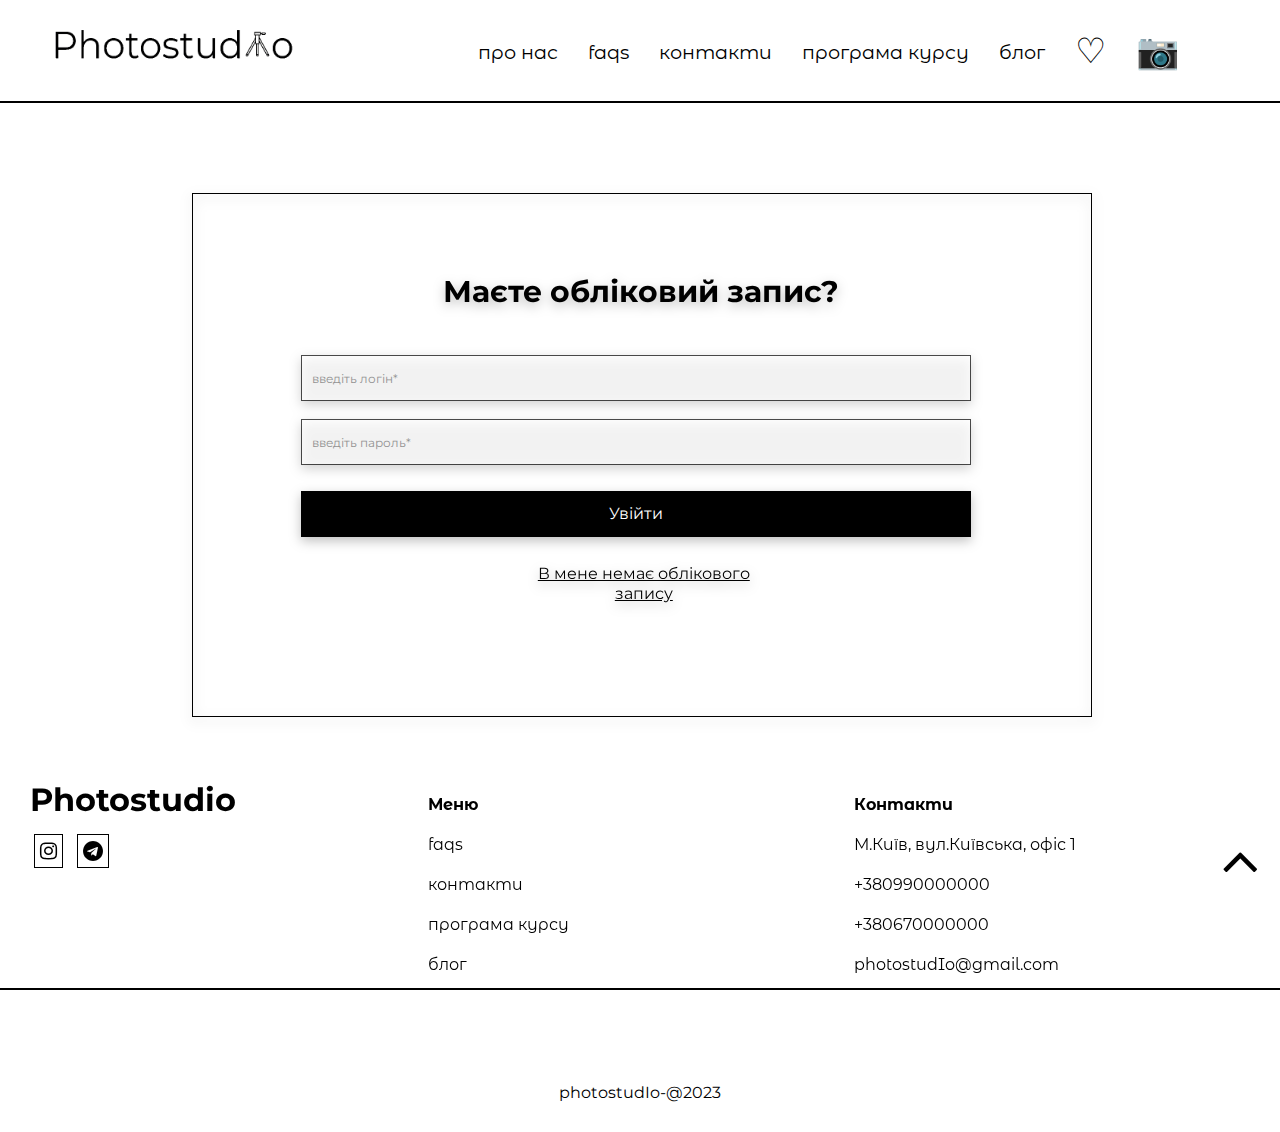
<file: login_page.html>
<!DOCTYPE html>
<html lang="en">
<head>
  <meta charset="UTF-8">
  <meta http-equiv="X-UA-Compatible" content="IE=edge">
  <meta name="viewport" content="width=device-width, initial-scale=1.0">
  <title>Photo_Web</title>
  <link rel="stylesheet" href="./main_styles.css">
  <link rel="icon" type="image/x-icon" href="./picture/favicon.ico">
  <link rel="stylesheet" href="https://cdnjs.cloudflare.com/ajax/libs/font-awesome/4.7.0/css/font-awesome.min.css">
  <script src="/script.js"></script>
  <style>
@import url('https://fonts.googleapis.com/css2?family=Cormorant&family=Montserrat&family=Montserrat+Alternates&display=swap');
    </style>
</head>
<body>
  <header class="second_page">
   <h1 id="logo"><a href="./index.html">
    <img src="./picture/logo_black.png" alt="" >
   </a></h1>
   <nav id="navbar">
    <ul>
      <li><a href="./about_page.html">про нас</a></li>
      <li><a href="./faq_page.html">faqs</a></li>
      <li><a href="./contacts_page.html">контакти</a></li>
      <li><a href="./prog_page.html">програма курсу</a></li>
      <li><a href="./blog_page.html">блог</a></li>
      <li><a id="heart" href="#">&#x2661;</a></li>
      <li><a  class="camera-icon"  id="heart" href="./login_page.html"  >&#x1F4F7;</a></li>
    </ul>
  </nav>
  </header>
<div id="login_main">
    <h1>Маєте обліковий запис?</h1>
    <input type="text" id="login_input" name="login" placeholder="введіть логін*" required>
    <input type="text" id="pass_input" name="password" placeholder="введіть пароль*" required>
    <button id="login_in" onclick="validateLogin()">Увійти</button>
    <p><a href="./registration.html">В мене немає облікового запису</p></a>
    <div id="errorMessage" style="display: none; color: red;"></div>
</div>


  <button onclick="scrollToTop()" id="scroll-to-top" title="Наверх">
    <i class="fa fa-angle-up"></i>
  </button>
  
<footer>
  <div class="footer-column">
  <h1 id="logo_bottom"><a href="./index.html">Photostudio</a></h1>
  <a href="https://www.instagram.com/ntu.khpi/"class="instagram-icon"><i class="fa fa-instagram"></i></a>
  <a href="https://t.me/s/NTU_KhPI_press"class="telegram-icon"><i class="fa fa-telegram"></i></a>
  </div>
  <div class="footer-column">
    <ul id="bottom_nav">
      <li><a href="./index.html" id="first_list">Меню</a></li>
      <li><a href="./faq_page.html">faqs</a></li>
      <li><a href="./contacts_page.html">контакти</a></li>
      <li><a href="./prog_page.html">програма курсу</a></li>
      <li><a href="./blog_page.html">блог</a></li>
    </ul>
  </div>
  <div class="footer-column">
    <ul id="bottom_nav_2">
      <li id="first_list">Контакти</li>
      <li>М.Київ, вул.Київська, офіс 1</li>
      <li>+380990000000</li>
      <li>+380670000000</li>
      <li>photostudIo@gmail.com</li>
    </ul>
  </div>
  <div id="after_text">
    <p>photostudIo-@2023</p>
  </div>
</footer>
</body>
</html>
</file>
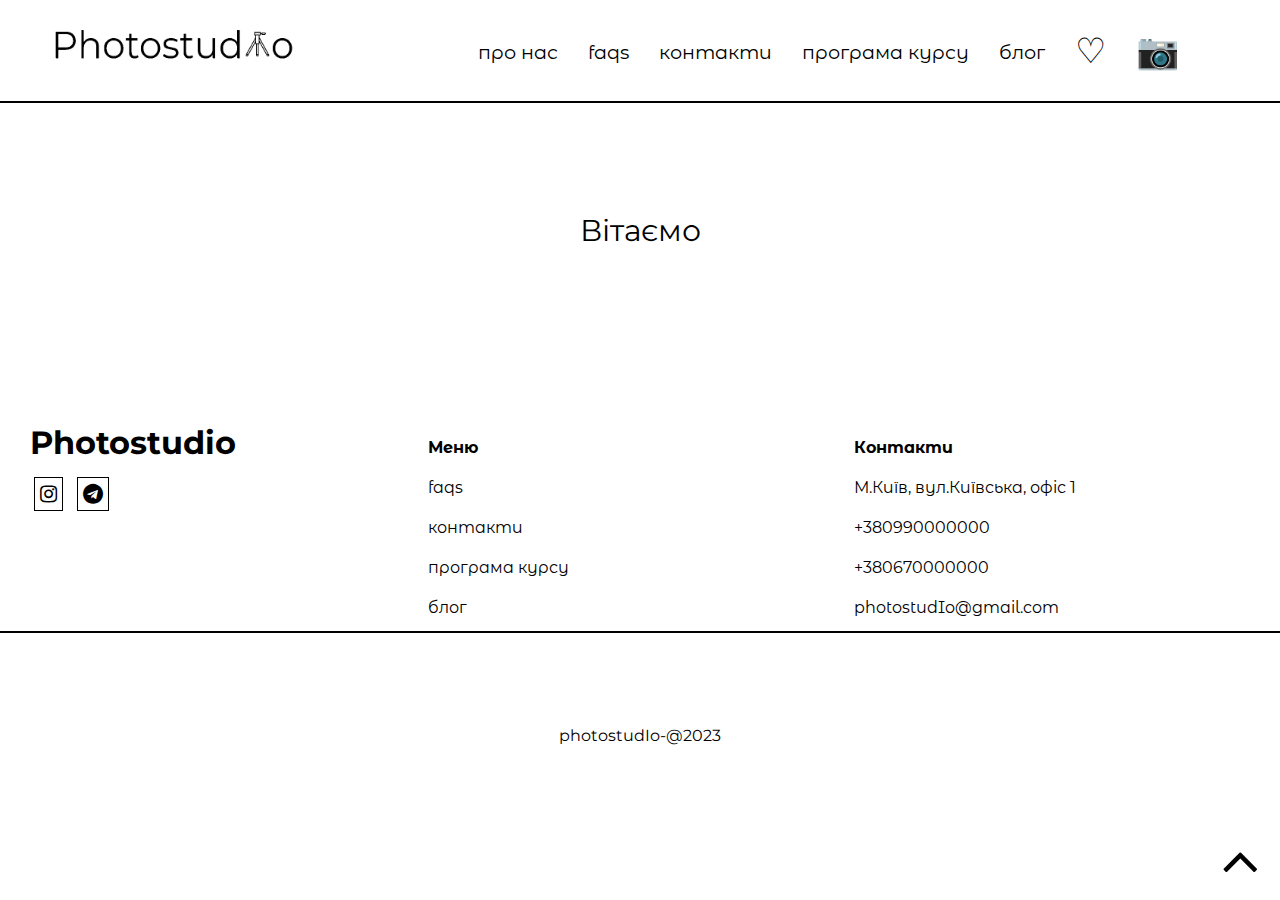
<file: my_profile.html>
<!DOCTYPE html>
<html lang="en">
<head>
  <meta charset="UTF-8">
  <meta http-equiv="X-UA-Compatible" content="IE=edge">
  <meta name="viewport" content="width=device-width, initial-scale=1.0">
  <title>Photo_Web</title>
  <link rel="stylesheet" href="./main_styles.css">
  <link rel="icon" type="image/x-icon" href="./picture/favicon.ico">
  <link rel="stylesheet" href="https://cdnjs.cloudflare.com/ajax/libs/font-awesome/4.7.0/css/font-awesome.min.css">
  <script src="/script.js"></script>
  <style>
@import url('https://fonts.googleapis.com/css2?family=Cormorant&family=Montserrat&family=Montserrat+Alternates&display=swap');
    </style>
</head>
<body>
  <header class="second_page">
   <h1 id="logo"><a href="./index.html">
    <img src="./picture/logo_black.png" alt="" >
   </a></h1>
   <nav id="navbar">
    <ul>
      <li><a href="./about_page.html">про нас</a></li>
      <li><a href="./faq_page.html">faqs</a></li>
      <li><a href="./contacts_page.html">контакти</a></li>
      <li><a href="./prog_page.html">програма курсу</a></li>
      <li><a href="./blog_page.html">блог</a></li>
      <li><a id="heart" href="#">&#x2661;</a></li>
      <li><a  class="camera-icon"  id="heart" href="./login_page.html"  >&#x1F4F7;</a></li>
    </ul>
  </nav>
  </header>

<div id="my_profile">
  <p id="my_profile_text">Вітаємо</p>
</div>


  <button onclick="scrollToTop()" id="scroll-to-top" title="Наверх">
    <i class="fa fa-angle-up"></i>
  </button>
  
<footer>
  <div class="footer-column">
  <h1 id="logo_bottom"><a href="./index.html">Photostudio</a></h1>
  <a href="https://www.instagram.com/ntu.khpi/"class="instagram-icon"><i class="fa fa-instagram"></i></a>
  <a href="https://t.me/s/NTU_KhPI_press"class="telegram-icon"><i class="fa fa-telegram"></i></a>
  </div>
  <div class="footer-column">
    <ul id="bottom_nav">
      <li><a href="./index.html" id="first_list">Меню</a></li>
      <li><a href="./faq_page.html">faqs</a></li>
      <li><a href="./contacts_page.html">контакти</a></li>
      <li><a href="./prog_page.html">програма курсу</a></li>
      <li><a href="./blog_page.html">блог</a></li>
    </ul>
  </div>
  <div class="footer-column">
    <ul id="bottom_nav_2">
      <li id="first_list">Контакти</li>
      <li>М.Київ, вул.Київська, офіс 1</li>
      <li>+380990000000</li>
      <li>+380670000000</li>
      <li>photostudIo@gmail.com</li>
    </ul>
  </div>
  <div id="after_text">
    <p>photostudIo-@2023</p>
  </div>
</footer>
</body>
</html>
</file>
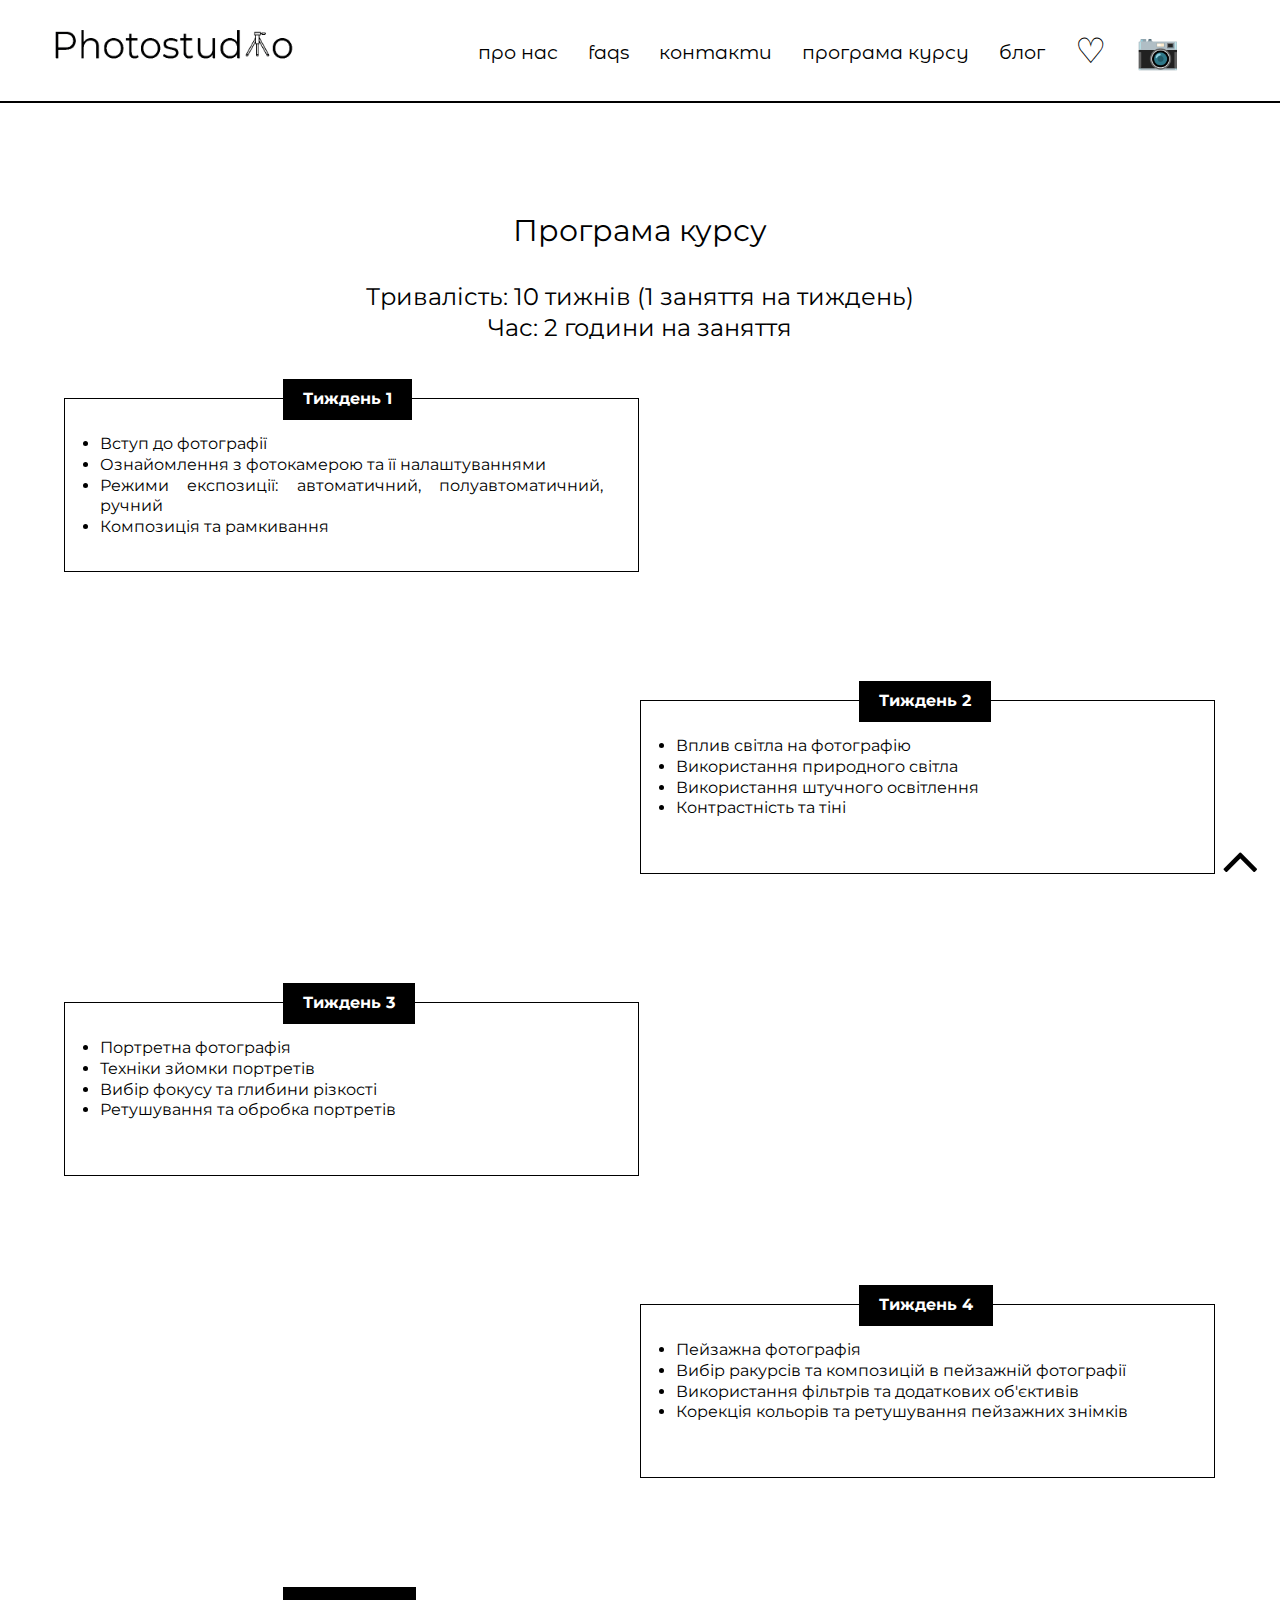
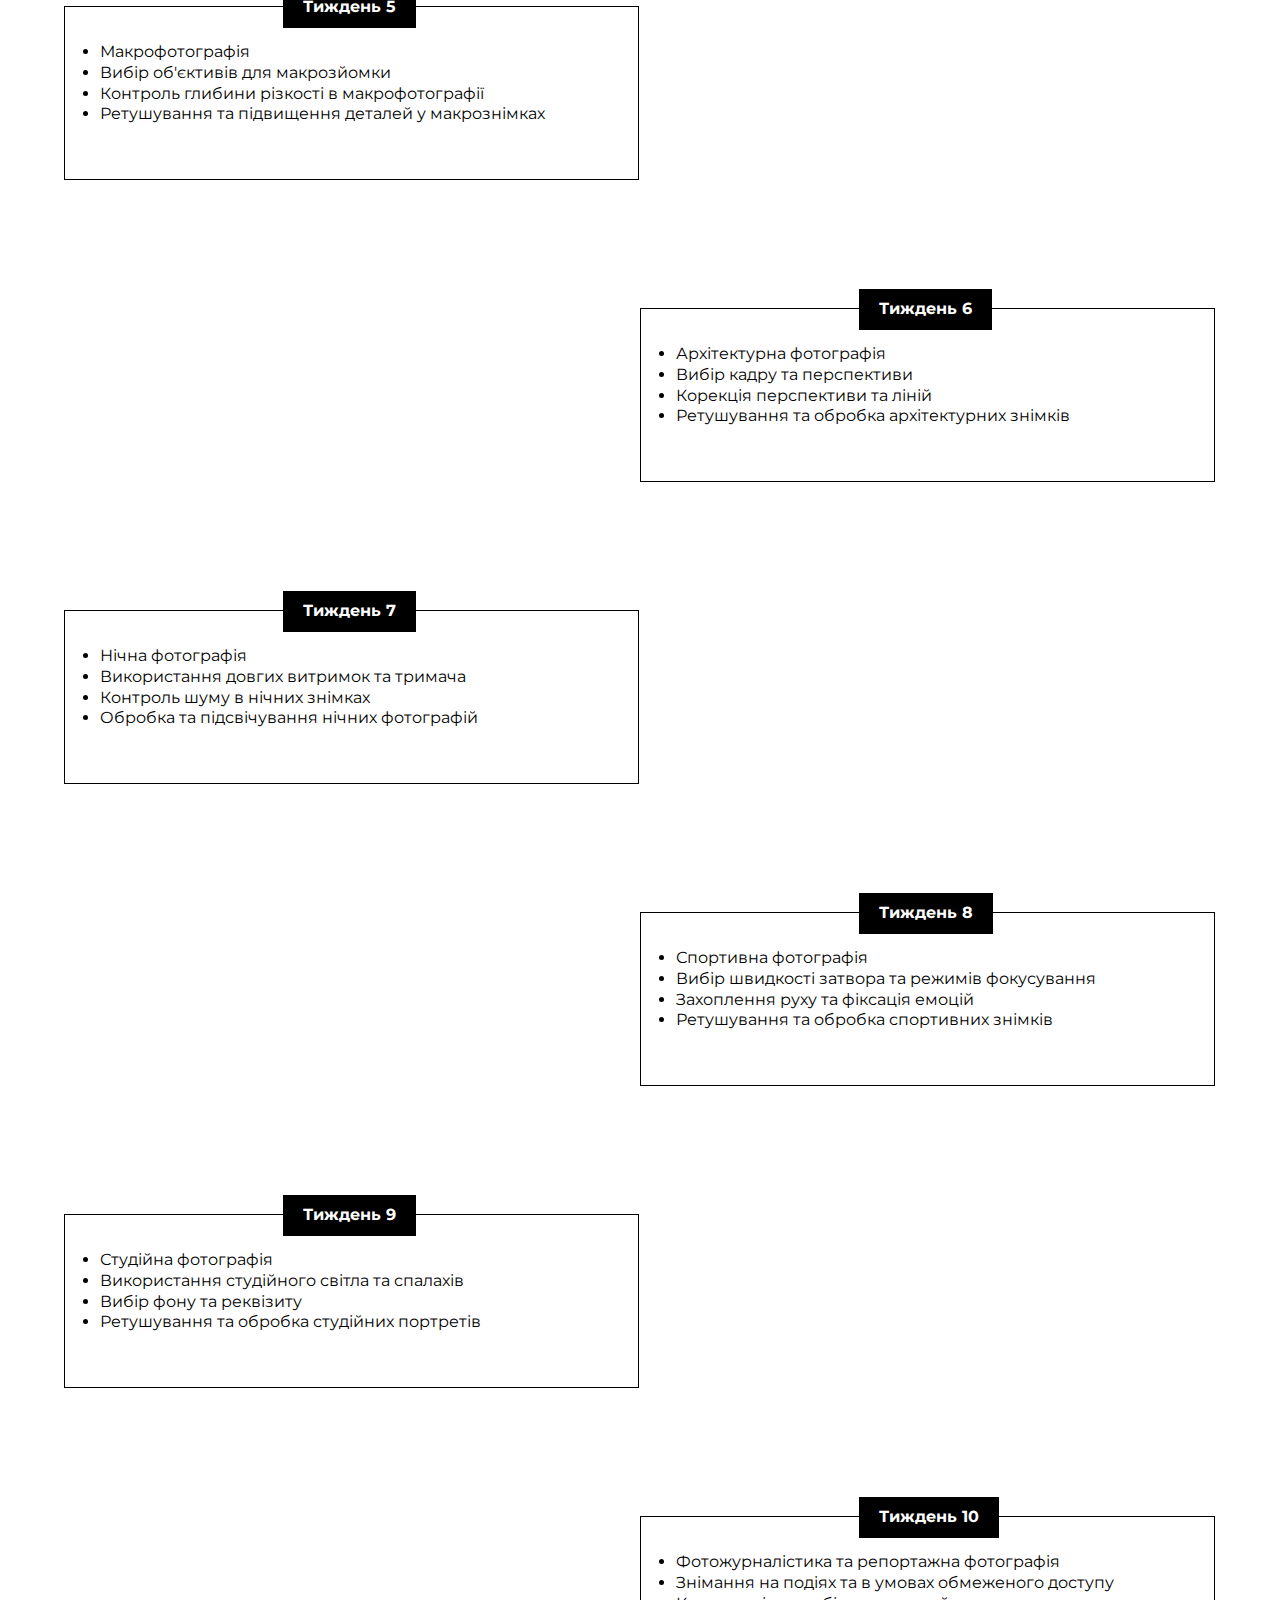
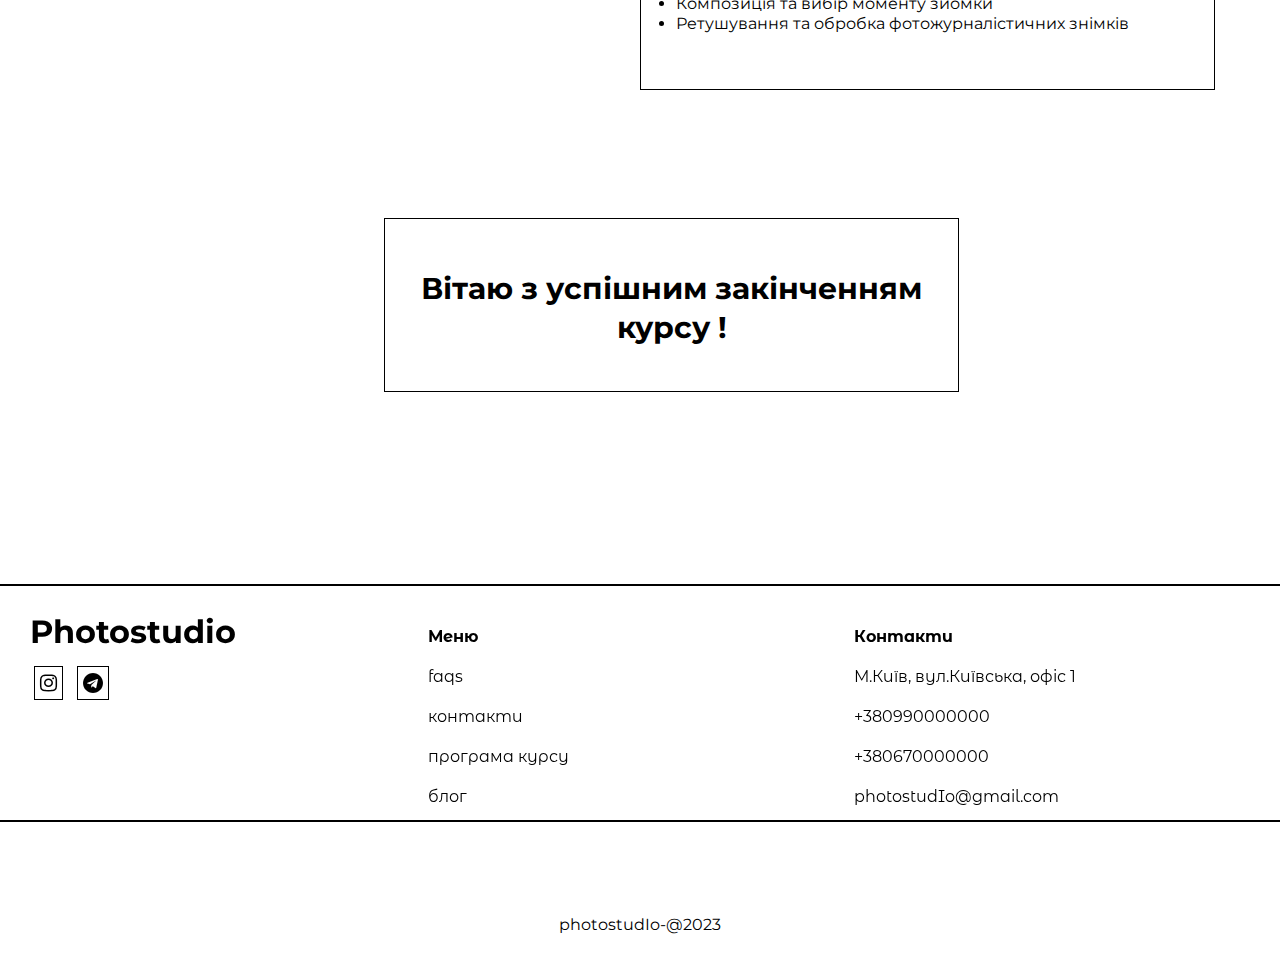
<file: prog_page.html>
<!DOCTYPE html>
<html lang="en">
<head>
  <meta charset="UTF-8">
  <meta http-equiv="X-UA-Compatible" content="IE=edge">
  <meta name="viewport" content="width=device-width, initial-scale=1.0">
  <title>Photo_Web</title>
  <link rel="stylesheet" href="./main_styles.css">
  <link rel="icon" type="image/x-icon" href="./picture/favicon.ico">
  <link rel="stylesheet" href="https://cdnjs.cloudflare.com/ajax/libs/font-awesome/4.7.0/css/font-awesome.min.css">
  <script src="/photo.js"></script>
  <style>
@import url('https://fonts.googleapis.com/css2?family=Cormorant&family=Montserrat&family=Montserrat+Alternates&display=swap');
    </style>
</head>
<body>
  <header class="second_page">
    <h1 id="logo"><a href="./index.html">
      <img src="./picture/logo_black.png" alt="" >
     </a></h1>
   <nav id="navbar">
    <ul>
      <li><a href="./about_page.html">про нас</a></li>
      <li><a href="./faq_page.html">faqs</a></li>
      <li><a href="./contacts_page.html">контакти</a></li>
      <li><a href="./prog_page.html">програма курсу</a></li>
      <li><a href="./blog_page.html">блог</a></li>
      <li><a id="heart" href="#">&#x2661;</a></li>
      <li><a  class="camera-icon"  id="heart" href="./login_page.html"  >&#x1F4F7;</a></li>
    </ul>
  </nav>
  </header>
  <div id="about_course_info">
    <p id="about_course">Програма курсу</p>
    <p id="about_course_2">Тривалість: 10 тижнів (1 заняття на тиждень) <br> Час: 2 години на заняття</p>
  </div>


<div id="course_main">
    <div class="block">
        <p class="week">Тиждень 1</p>
        <ul>
            <li>Вступ до фотографії</li>
            <li>Ознайомлення з фотокамерою та її налаштуваннями</li>
            <li>Режими експозиції: автоматичний, полуавтоматичний, ручний</li>
            <li>Композиція та рамкивання</li>
        </ul>
    </div>
    <div class="block">
        <p class="week">Тиждень 2</p>
        <ul>
            <li>Вплив світла на фотографію</li>
            <li>Використання природного світла</li>
            <li>Використання штучного освітлення</li>
            <li>Контрастність та тіні</li>
        </ul>
    </div>
    <div class="block">
        <p class="week">Тиждень 3</p>
        <ul>
            <li>Портретна фотографія</li>
            <li>Техніки зйомки портретів</li>
            <li>Вибір фокусу та глибини різкості</li>
            <li>Ретушування та обробка портретів</li>
        </ul>
    </div>
    <div class="block">
        <p class="week">Тиждень 4</p>
        <ul>
            <li>Пейзажна фотографія</li>
            <li>Вибір ракурсів та композицій в пейзажній фотографії</li>
            <li>Використання фільтрів та додаткових об'єктивів</li>
            <li>Корекція кольорів та ретушування пейзажних знімків</li>
        </ul>
    </div>
    <div class="block">
        <p class="week">Тиждень 5</p>
        <ul>
            <li>Макрофотографія</li>
            <li>Вибір об'єктивів для макрозйомки</li>
            <li>Контроль глибини різкості в макрофотографії</li>
            <li>Ретушування та підвищення деталей у макрознімках</li>
        </ul>
    </div>
    <div class="block">
        <p class="week">Тиждень 6</p>
        <ul>
            <li>Архітектурна фотографія</li>
            <li>Вибір кадру та перспективи</li>
            <li>Корекція перспективи та ліній</li>
            <li>Ретушування та обробка архітектурних знімків</li>
        </ul>
    </div>
    <div class="block">
        <p class="week">Тиждень 7</p>
        <ul>
            <li>Нічна фотографія</li>
            <li>Використання довгих витримок та тримача</li>
            <li>Контроль шуму в нічних знімках</li>
            <li>Обробка та підсвічування нічних фотографій</li>
        </ul>
    </div>
    <div class="block">
        <p class="week">Тиждень 8</p>
        <ul>
            <li>Спортивна фотографія</li>
            <li>Вибір швидкості затвора та режимів фокусування</li>
            <li>Захоплення руху та фіксація емоцій</li>
            <li>Ретушування та обробка спортивних знімків</li>
        </ul>
    </div>
    <div class="block">
        <p class="week">Тиждень 9</p>
        <ul>
            <li>Студійна фотографія</li>
            <li>Використання студійного світла та спалахів</li>
            <li>Вибір фону та реквізиту</li>
            <li>Ретушування та обробка студійних портретів</li>
        </ul>
    </div>
    <div class="block">
        <p class="week">Тиждень 10</p>
        <ul>
            <li>Фотожурналістика та репортажна фотографія</li>
            <li>Знімання на подіях та в умовах обмеженого доступу</li>
            <li>Композиція та вибір моменту зйомки</li>
            <li>Ретушування та обробка фотожурналістичних знімків</li>
        </ul>
    </div>
    <div class="block">
        <p id="congrat">Вітаю з успішним закінченням курсу ! </p>
    </div>
</div>


  <button onclick="scrollToTop()" id="scroll-to-top" title="Наверх">
    <i class="fa fa-angle-up"></i>
  </button>



  <footer>
    <div class="footer-column">
    <h1 id="logo_bottom"><a href="./index.html">Photostudio</a></h1>
    <a href="https://www.instagram.com/ntu.khpi/"class="instagram-icon"><i class="fa fa-instagram"></i></a>
    <a href="https://t.me/s/NTU_KhPI_press"class="telegram-icon"><i class="fa fa-telegram"></i></a>
    </div>
    <div class="footer-column">
      <ul id="bottom_nav">
        <li><a href="./index.html" id="first_list">Меню</a></li>
        <li><a href="./faq_page.html">faqs</a></li>
        <li><a href="./contacts_page.html">контакти</a></li>
        <li><a href="./prog_page.html">програма курсу</a></li>
        <li><a href="./blog_page.html">блог</a></li>
      </ul>
    </div>
    <div class="footer-column">
      <ul id="bottom_nav_2">
        <li id="first_list">Контакти</li>
        <li>М.Київ, вул.Київська, офіс 1</li>
        <li>+380990000000</li>
        <li>+380670000000</li>
        <li>photostudIo@gmail.com</li>
      </ul>
    </div>
    <div id="after_text">
      <p>photostudIo-@2023</p>
    </div>
  </footer>
</body>
</html>
</file>
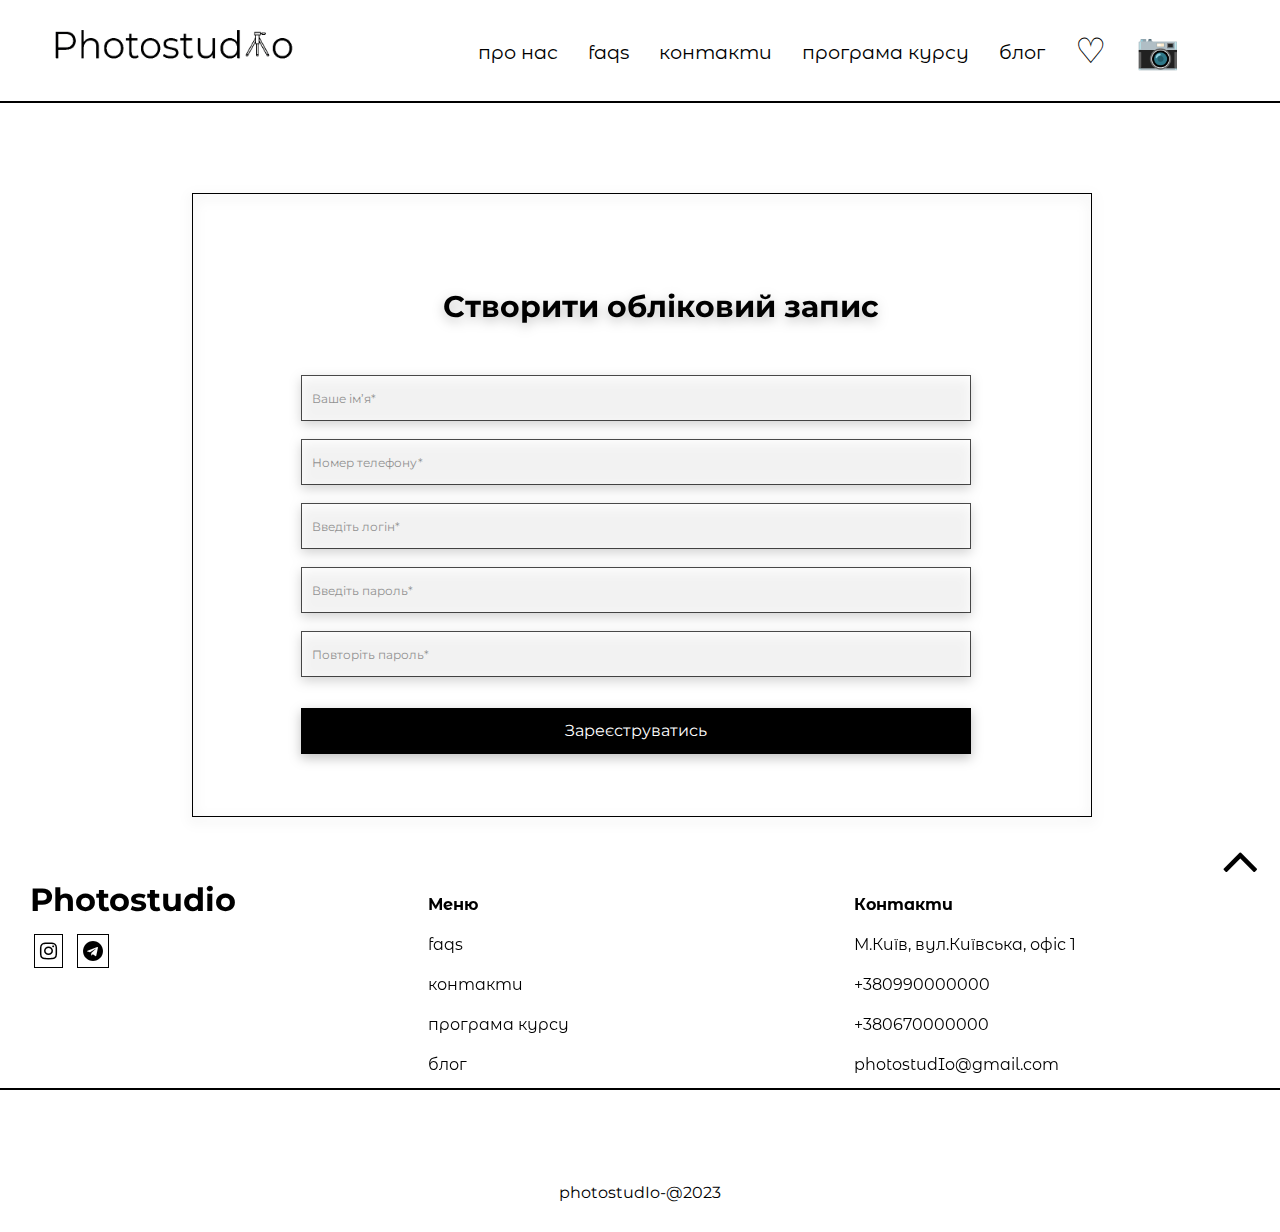
<file: registration.html>
<!DOCTYPE html>
<html lang="en">
<head>
  <meta charset="UTF-8">
  <meta http-equiv="X-UA-Compatible" content="IE=edge">
  <meta name="viewport" content="width=device-width, initial-scale=1.0">
  <title>Photo_Web</title>
  <link rel="stylesheet" href="./main_styles.css">
  <link rel="icon" type="image/x-icon" href="./picture/favicon.ico">
  <link rel="stylesheet" href="https://cdnjs.cloudflare.com/ajax/libs/font-awesome/4.7.0/css/font-awesome.min.css">
  <script src="/photo.js"></script>
  <style>
@import url('https://fonts.googleapis.com/css2?family=Cormorant&family=Montserrat&family=Montserrat+Alternates&display=swap');
    </style>
</head>
<body>
  <header class="second_page">
   <h1 id="logo"><a href="./index.html">
    <img src="./picture/logo_black.png" alt="" >
   </a></h1>
   <nav id="navbar">
    <ul>
      <li><a href="./about_page.html">про нас</a></li>
      <li><a href="./faq_page.html">faqs</a></li>
      <li><a href="./contacts_page.html">контакти</a></li>
      <li><a href="./prog_page.html">програма курсу</a></li>
      <li><a href="./blog_page.html">блог</a></li>
      <li><a id="heart" href="#">&#x2661;</a></li>
      <li><a  class="camera-icon"  id="heart" href="./login_page.html"  >&#x1F4F7;</a></li>
    </ul>
  </nav>
  </header>
<div id="login_main_2">
    <h1>Створити обліковий запис</h1>
    <input type="text" id="name_input" name="login" placeholder="Ваше ім’я*" required>
    <input type="tel" id="tel" name="password" placeholder="Номер телефону*" required>
    <input type="text" id="login_get_input" name="login" placeholder="Введіть логін*" required>
    <input type="text" id="pass_get_input" name="password" placeholder="Введіть пароль*" required>
    <input type="text" id="pass_2_input" name="password" placeholder="Повторіть пароль* " required>
    <button id="login_in" onclick="registerUser()">Зареєструватись</button>
    <div id="errorMessage_2" style="display: none; color: red;"></div>
</div>


  <button onclick="scrollToTop()" id="scroll-to-top" title="Наверх">
    <i class="fa fa-angle-up"></i>
  </button>
  
<footer>
  <div class="footer-column">
  <h1 id="logo_bottom"><a href="./index.html">Photostudio</a></h1>
  <a href="https://www.instagram.com/ntu.khpi/"class="instagram-icon"><i class="fa fa-instagram"></i></a>
  <a href="https://t.me/s/NTU_KhPI_press"class="telegram-icon"><i class="fa fa-telegram"></i></a>
  </div>
  <div class="footer-column">
    <ul id="bottom_nav">
      <li><a href="./index.html" id="first_list">Меню</a></li>
      <li><a href="./faq_page.html">faqs</a></li>
      <li><a href="./contacts_page.html">контакти</a></li>
      <li><a href="./prog_page.html">програма курсу</a></li>
      <li><a href="./blog_page.html">блог</a></li>
    </ul>
  </div>
  <div class="footer-column">
    <ul id="bottom_nav_2">
      <li id="first_list">Контакти</li>
      <li>М.Київ, вул.Київська, офіс 1</li>
      <li>+380990000000</li>
      <li>+380670000000</li>
      <li>photostudIo@gmail.com</li>
    </ul>
  </div>
  <div id="after_text">
    <p>photostudIo-@2023</p>
  </div>
</footer>
</body>
</html>
</file>
<file: main_styles.css>
* {
  margin: 0;
  padding: 0;
  box-sizing: border-box;
}

body {
  background-color: #ffffff;
  color: #fff;
  font-family: sans-serif;
  overflow-x: hidden;
}
a{
  text-decoration: none;
  color: #fff;
}
header {
  display: flex;
  justify-content: space-between;
  align-items: center;
  padding: 20px;
  position: fixed;
  top: 0;
  left: 0;
  width: 100%;
  overflow: hidden;
  z-index: 1; 
}

#index_head{
  position: absolute;
}

#logo,
#logo_bottom{
  font-size: 2rem;
  font-weight: bold;
  font-family: 'Montserrat', sans-serif;
  margin-left: 30px;
}

nav ul {
  display: flex;
  list-style: none;
  font-family: 'Montserrat Alternates', sans-serif;
  margin-right: 80px;
  margin-top: 20px;

}

nav li {
  margin-left: 30px;
  transition: all .2s ease-in-out;
}

nav ul li a{
  color: #fff;
  text-decoration: none;
  font-size: 1.2rem;
}

#heart {
  font-size: 35px;
  position: relative;
  bottom: 25%;
}

#photo_man {
  position: relative;
  top: 0;
  left: 0;
  width: 100%;
  height: 100%;
  z-index: -1;
}

#photo_man img {
  display: block;
  width: 100%;
  height: 100%;
  object-fit: cover;
}

.social-icons {
  position: absolute;
  top: 53%;
  left: 0;
  transform: translateY(-50%);
}

.social-icons a {
  display: block;
  margin-bottom: 20px;
  color: #fff;
  text-decoration: none;
}

.social-icons i {
  width: 40px;
  height: 40px;
  border: 1px solid white;
  margin-left: 30px;
  font-size: 30px;
  padding: 5px;
}


.social-icons i:hover {
  background-color: rgba(0, 0, 0, 0.6);
}


#big_text {
  position: absolute;
  width: 624px;
  height: 204px;
  left: 657px;
  font-family: 'Cormorant', serif;
  font-size: 82px;
  line-height: 102px;
  text-transform: uppercase;
  top: 30%;
}

#tariff_button {
  position: absolute;
  top: 71%;
  right: 8%;
  width: 557px;
  font-family: 'Montserrat Alternates', sans-serif;
  font-size: 28px;
  line-height: 22px;
  border: 1px solid white;
  background: none;
  padding: 20px;
  color: white;
  cursor: pointer;
}


.second_page{
  background-color: white;
}
.second_page a{
  color: #000;
}

.second_page::after{
    content: '';
    display: block;
    width: 100%;
    height: 2px;
    background-color: #000000; /* Цвет полосы */
    position: absolute;
    bottom: 0;
    left: 0;
  }

#about_info,
#about_info_2,
#about_course_info,
#blog_info,
#faq_main,
#blog_info_2,
#my_profile{
  font-family: 'Montserrat';
  font-style: normal;
  font-weight: 400;
  color: #000000;
  margin: auto;
  max-width: 80%; 
}
#about_text,
#about_course,
#about_course_2,
#blog_text,
#faq_text,
#blog_text_2,
#my_profile_text{
font-size: 30px;
position: relative;
text-align: center;
height: 39px;
top: 211px;
font-size: 30px;
line-height: 130%;
}

#my_profile{
  margin-bottom: 30%;
}
#about_course_2{
  padding-top: 3%;
  font-size: 24px;
}
#main_text{
position: relative;
text-align:justify;
top:260px;
margin: 3%;
font-size: 16px;
line-height: 24px;
}

#our_photos{
  position: relative;
  margin-top: 25%;
  display: flex;
  justify-content: center;
  align-items: center;
  flex-wrap:wrap;
}

#our_photos img {
  max-width: 100%;
  height: auto;
  margin: 10px;
  transition: .5s ease;
  }


#main_text_2{
position: relative;
text-align:justify;
margin: 3%;
font-size: 16px;
line-height: 24px;
}

#about_text_bold{
position: relative;
font-family: 'Montserrat';
font-style: normal;
font-weight: 700;
font-size: 18px;
line-height: 150%;
text-align: center;
text-transform: uppercase;
}

#gallery{
  margin-top: 10%;
  display: flex;
  justify-content: center;
  align-items: center;
  flex-wrap: wrap;
}

#gallery_text{
text-align: center;
position: relative; 
font-family: 'Montserrat';
font-style: normal;
font-weight: 400;
font-size: 30px;
line-height: 150%;
color: #000000;
margin-top: 40px;
}

footer {
  margin-top: 2%;
  display: flex;
  justify-content: space-between;
  position: relative;
}

.footer-column {
  flex-basis:40%; 
  margin-right: 15%;
}

#logo_bottom {
  font-weight: bold;
}

#logo_bottom a {
  text-decoration: none;
  color: #000000;
}

.instagram-icon,
.telegram-icon {
  position: relative;
  font-size: 20px;
  top: 10%;
  left:10%;
  margin-left: 10px;
  color: #000000;
  border: 1px solid rgb(0, 0, 0);
  padding: 5px;
}

.instagram-icon:hover,
.telegram-icon:hover {
  background-color: rgba(0, 0, 0, 0.3);
}

#gallery::after {
  content: '';
  display: block;
  width: 100%;
  height: 2px;
  background-color: #000000; 
  position: relative;
  bottom: 0;
  left: 0;
  margin-top: 15%;
}

#bottom_nav li,
#bottom_nav_2 li {
  margin: 10px 0;
  list-style-type: none;
}

#bottom_nav a {
  text-decoration: none;
  color: #000000;
  font-family: 'Montserrat Alternates';
  font-style: normal;
  font-weight: 400;
  font-size: 16px;
  line-height: 30px;
}

ul #first_list{
  font-weight: 700;
}
#bottom_nav_2{
  text-decoration: none;
  color: #000000;
  font-family: 'Montserrat Alternates';
  font-style: normal;
  font-weight: 400;
  font-size: 16px;
  line-height: 30px;
}

footer::after {
  content: '';
  display: flex;
  width: 100%;
  height: 2px;
  background-color: #000000; 
  position: absolute;
  bottom: 0;
  left: 0;
  margin-top: 25%;
}

#after_text {
  position: absolute;
  left: 50%;
  transform: translateX(-50%);
  text-align: center;
  font-family: 'Montserrat';
  font-style: normal;
  font-weight: 400;
  font-size: 16px;
  top: 130%;
  padding: 30px;
  color: #000000;
}

#scroll-to-top {
  position: fixed;
  bottom: 20px;
  right: 20px;
  background-color:rgba(255, 255, 255, 0);
  color: #000000;
  width: 40px;
  height: 40px;
  border:none;
  display: flex;
  align-items: center;
  justify-content: center;
  cursor: pointer;
}

#scroll-to-top i {
  font-size: 60px;
}

.image-text p{
  position: absolute;
  width: 25%;
  top:20%;
  margin-left: 3%;
  font-family: 'Montserrat';
  font-style: normal;
  font-weight: 400;
  font-size: 14px;
  line-height: 150%;
  color: #000000;
  display: none;
}

.image-text:hover img{
  opacity: 0.2  ;
}
.image-text:hover p{
  display: block;
}

#our_photos .image-text:nth-child(1) p:nth-of-type(2),
#our_photos .image-text:nth-child(2) p:nth-of-type(2),
#our_photos .image-text:nth-child(3) p:nth-of-type(2){
  padding-top: 2%;
}

#our_photos .image-text:nth-child(1) p:first-of-type,
#our_photos .image-text:nth-child(2) p:first-of-type,
#our_photos .image-text:nth-child(3) p:first-of-type {
  font-weight: 700;
}

#course_main {
  position: relative;
  text-align: center; 
  overflow: hidden;
  margin-top: 25%;
  overflow: visible;

}

.block {
  width: 575px;
  height: 174px;
  border: 1px solid rgb(0, 0, 0);
  box-sizing: border-box;
  display: flex;
  margin-bottom: 10%;
  text-align: center;
  margin-left: 5%;
}

.block:nth-child(even) {
  margin-left: 50%; 
}
.block:last-child {
  margin-left: 30%; 
}

.block li{
font-family: 'Montserrat';
font-style: normal;
font-weight: 400;
font-size: 16px;
line-height: 130%;
color: #000000;
text-align: justify;
}

.block ul{
  padding: 35px;
  }

#congrat{
  font-family: 'Montserrat';
  font-style: normal;
  font-weight: 700;
  font-size: 30px;
  line-height: 130%;
  text-align: center;
  color: #000000;
  padding-top: 50px;
  }


  #course_main::after {
    content: '';
    display: block;
    width: 100%;
    height: 2px;
    background-color: #000000; 
    position: relative;
    bottom: 0;
    left: 0;
    margin-top: 15%;
  }
  
.week{
font-family: 'Montserrat';
font-style: normal;
font-weight: 700;
font-size: 16px;
line-height: 130%;
color: #ffffff;
width: auto;
position: absolute;
background-color:#000;
padding:10px 20px;
margin-left: 17%;
margin-top: -20px;
}

.block:first-child::before {
  display: none;
}


#contact_block,
#contact_input{
font-size: 30px;
position: relative;
text-align: center;
height: 39px;
top: 211px;
font-size: 30px;
line-height: 130%;

}

#contact_info,
#input_info{
font-family: 'Montserrat';
font-style: normal;
font-weight: 400;
color: #000000;
margin: auto;
max-width: 80%; 
text-align: left;
margin-bottom: 5%;
}

#input_info{
  text-align: right;
  position: relative;
  bottom: 90%;
  margin-right: 35%;
}



#contact_block ul{
  position: relative;
  font-family: 'Montserrat Alternates';
  font-style: normal;
  font-weight: 400;
  color: #000000;
  margin: auto;
  max-width: 80%; 
  text-align: left;
  font-size: 18px;
  list-style-type: none;
}

#contact_block li{
  position: relative;
}

.big_contact{
  font-family: 'Montserrat';
  font-size: 23px;
}

#geo_icon::before{
  content: "\1F4CD"; /* Код символа иконки */

}

#phone_icon::before{
  content: "\1F4DE"; /* Код символа иконки */

}

#mail_icon::before{
  content: "\1F4E7"; /* Код символа иконки */

}

#contact_input input,textarea{
  position: relative;
  box-sizing: border-box;

  font-family: 'Montserrat';
  font-style: normal;
  font-weight: 300;
  font-size: 14px;
  color: rgba(0, 0, 0, 0.8);
}
#name_input,
#phone_input{
width: 350px;
height: 39px;
}



#contact_input input{
  position: relative;
  left: 35%;
  
}

#contact_input::after {
  content: '';
  display: block;
  width: 100%;
  height: 2px;
  background-color: #000000; 
  position: relative;
  bottom: 0;
  left: 0;
  margin-top: 10%;
}

#message_input{
  margin-top: 3%;
}

#contact_main{
  margin-bottom: 53%;
}
form{
  width: 70%;
  margin-left: 10%;
  position: relative;
  bottom: 90%;
}

#message_input{
  width: 705px;
  height: 180px;
  margin-left: 9%;
}

#blog_photos{
  position: relative;
  margin-top: 20%;
  display: flex;
  justify-content: center;
  align-items: center;
  flex-wrap:wrap;
}

#blog_photos img {
  max-width: 100%;
  height: auto;
  margin: 10px;
  transition: .5s ease;
  border: 1px solid black;
  box-sizing: border-box;
  padding-bottom: 20%;
  }

  #blog_photos p{
  font-family: 'Montserrat';
  font-style: normal;
  font-weight: 400;
  font-size: 14px;
  line-height: 150%;
  color: #000000;
  position: relative;
  width: 70%;
  margin-left: 5%;
  bottom: 70px;
  }

  #blog_photos::after {
    content: '';
    display: block;
    width: 100%;
    height: 2px;
    background-color: #000000; 
    position: relative;
    bottom: 0;
    left: 0;
    margin-top: 10%;
  }
  
  #blog_photos p::after {
    content: "▶";
    display: inline-block;
    margin-left: 5px;
  }

#girl_photo{
  margin-top: 10%;
  width: 100%;
}

#girl_photo_info{
  margin-bottom: 10%;
}

#test_mf::after {
  content: '';
  display: block;
  height: 2px;
  background-color: #000000; 
  position: relative;
  bottom: 0;
  left: 0;
  margin-top: 15%;
}
#blog_text_2{
  text-align: left;
}

#blog_info_text{
font-family: 'Montserrat';
font-style: normal;
font-weight: 400;
font-size: 14px;
line-height: 150%;
color: #000000;
margin-top: 25%;
}

#faq_table{
  box-sizing: border-box;
  position: relative;
  width: 1160px;
  border: 1px solid black;
  margin-top: 25%;
}

#faq_table p{
  font-family: 'Montserrat';
  font-style: normal;
  font-weight: 400;
  font-size: 18px;
  line-height: 150%;
  color: #000000;
  padding: 3%;
}
#faq_table_1,
#faq_table_2,
#faq_table_3{
  border: 1px solid black;
}

#test_mf::after {
  content: '';
  display: block;
  height: 2px;
  background-color: #000000; 
  position: relative;
  bottom: 0;
  left: 0;
  margin-top: 15%;
}

#faq_main i {
  font-size: 60px;
  position: relative;
  display: inline;
  bottom: 70px;
  margin-left: 90%;
  border: none;
}

#student_work,
#review_work,
#tariffs{
  font-family: 'Montserrat';
  font-style: normal;
  font-weight: 400;
  color: #000000;
  margin: auto;
  max-width: 80%; 
}

#student_work_text,
#review_work_text,
#tariff_text{
font-size: 30px;
position: relative;
text-align: center;
height: 39px;
margin-top: 15%;
font-size: 30px;
line-height: 130%;
margin-bottom: 100px;
}

#review_work_text{
  margin-top: -45%;
}

#student_photos_work{
  position: relative;
  display: flex;
  justify-content: center;
  align-items: center;
  flex-wrap:wrap;
  right:  17%;
}

#student_photos_work img {
  max-width: 100%;
  height: auto;
  margin: 10px;
  transition: .5s ease;
  }

#student_photos_work img:nth-child(2) {
  position: relative;
  bottom: 150px;
  }

#student_photos_work img:nth-child(3) {
  position: relative;
  bottom: 460px;
  left: 40%;
  }

#student_photos_work img:nth-child(4) {
  position: relative;
  bottom: 625px;
  left: 40%;
  width: 401px;
  height: 602px;
  }

  #review_work_block{

    height: 443px;
    border: 1px solid #000000;
    box-shadow: 0px 4px 6px rgba(0, 0, 0, 0.25);
    position: relative;
  }

  #review_work_block img{
    padding-top: 5%;
    margin: 45px;
  }

  #review_work_block p{
    position: relative;
    width: 40%;
    left: 40%;
    bottom: 60%;
    font-family: 'Inter';
    font-style: normal;
    font-weight: 400;
    font-size: 18px;
    line-height: 22px;
    color: #000000;
  }

  #review_work_block span{
    position: relative;
    width: 40%;
    left: 40%;
    bottom: 60%;
    font-family: 'Inter';
    font-style: normal;
    font-weight: 400;
    font-size: 18px;
    line-height: 22px;
    color: #000000;
  }

  #b_tariff,
  #p_tariff{
    box-sizing: border-box;
    width: 548px;
    height: 547px;
    border: 1px solid #070707;
    filter: drop-shadow(0px 4px 7px rgba(0, 0, 0, 0.25));
    display: inline-block;
    margin-right: 10px;
   
  }

  #tariffs{
    white-space: nowrap;
  }

  .tariff_name{
    font-family: 'Montserrat';
    font-style: normal;
    font-weight: 700;
    font-size: 30px;
    line-height: 130%;
    color: #000000;
    text-align: center;
    margin-top: 40px;
  }

  .benefits{
  font-family: 'Montserrat';
  font-style: normal;
  font-weight: 400;
  font-size: 16px;
  line-height: 130%;
  color: #000000;
  text-align: justify;
  position: relative;
  left: 30%;
  margin-top: 30px;
  }

  .benefits::before{
    content: "\2661";
    font-size: 25px;
    margin-right: 10px;
  }

  #line_1,
  #line_2,
  #line_3{
    text-decoration: line-through;
  }

  .button_tariff{
    font-family: 'Montserrat';
    font-style: normal;
    font-weight: 400;
    font-size: 18px;
    line-height: 130%;
    color: #FFFFFF;
    padding: 17px 25px 17px 25px;
    position: relative;
    margin-top: 40px;
    left: 30%;
    border: none;
    cursor: pointer;
    transition: all .2s ease-in-out;
  }

  .button_tariff:hover{
    transform: scale(1.1);
  }




#logo img {
  width: 250px;
height: 50px;
transition: all .2s ease-in-out;
}

header nav ul li:hover{
  margin-top: -5px;
}

#tariff_button:hover{
  background-color: rgba(0, 0, 0, 0.6);
}

#logo img:hover{
  margin-top: -10px;
}

#contact_block a{
  color: #000;
}

.menu li{
  cursor: pointer;
}

#blog_photos div:hover{
  margin-top: -10px;
}
#blog_photos div{
  transition: all .2s ease-in-out;
}

#login_main,
#login_main_2{
box-sizing: border-box;
position: relative;
width: 900px;
height: 524px;
left: 15%;
top: 193px;
border: 1px solid #000000;
filter: drop-shadow(0px 4px 6px rgba(0, 0, 0, 0.25));
margin-bottom: 20%;
}

#login_main_2{
  height: 624px;
}

#login_main h1,
#login_main_2 h1{
  position: relative;
width: 397px;
height: 39px;
left: calc(50% - 397px/2 - 0.5px);
top: 15%;
font-family: 'Montserrat';
font-style: normal;
font-weight: 700;
font-size: 30px;
line-height: 130%;
color: #000000;
}

#login_main_2 h1{
  width: 436px;
}


#login_main input,
#login_main_2 input{
  box-sizing: border-box;
  position: relative;
  width: 670px;
  height: 46px;
  left: 12%;
  margin-top: 2%;
  top: 20%;
  border: 1px solid #000000;
  font-family: 'Montserrat';
  font-style: normal;
  font-weight: 400;
  font-size: 12px;
  line-height: 130%;
  color: #000000;
  opacity: 0.7;
  text-indent: 10px;
}

#login_in{
  width: 670px;
  height: 46px;
font-family: 'Montserrat';
font-style: normal;
font-weight: 400;
font-size: 16px;
line-height: 130%;
text-align: center;
color: #FFFFFF;
position: relative;
top: 25%;
left: 12%;
background-color: #000;
border: none;
cursor: pointer;
}

#login_in:hover{
  background-color: rgba(0, 0, 0, 0.5);
}


#login_main p,
#login_main_2 p{
width: 273px;
height: 21px;
position: relative;
top: 30%;
left: 35%;
font-family: 'Montserrat';
font-style: normal;
font-weight: 400;
font-size: 16px;
line-height: 130%;
text-align: center;
text-decoration-line: underline;
color: #000000;

}
#login_main a,
#login_main_2 a{
  color: #000;
}

#errorMessage{
  position: relative;
  bottom:  20%;
  left: 15%;
  font-family: 'Montserrat';
font-style: normal;
font-weight: 400;
font-size: 16px;
}

#errorMessage_2{
  position: relative;
  bottom:  40%;
  left: 15%;
  font-family: 'Montserrat';
font-style: normal;
font-weight: 400;
font-size: 16px;
}
</file>
